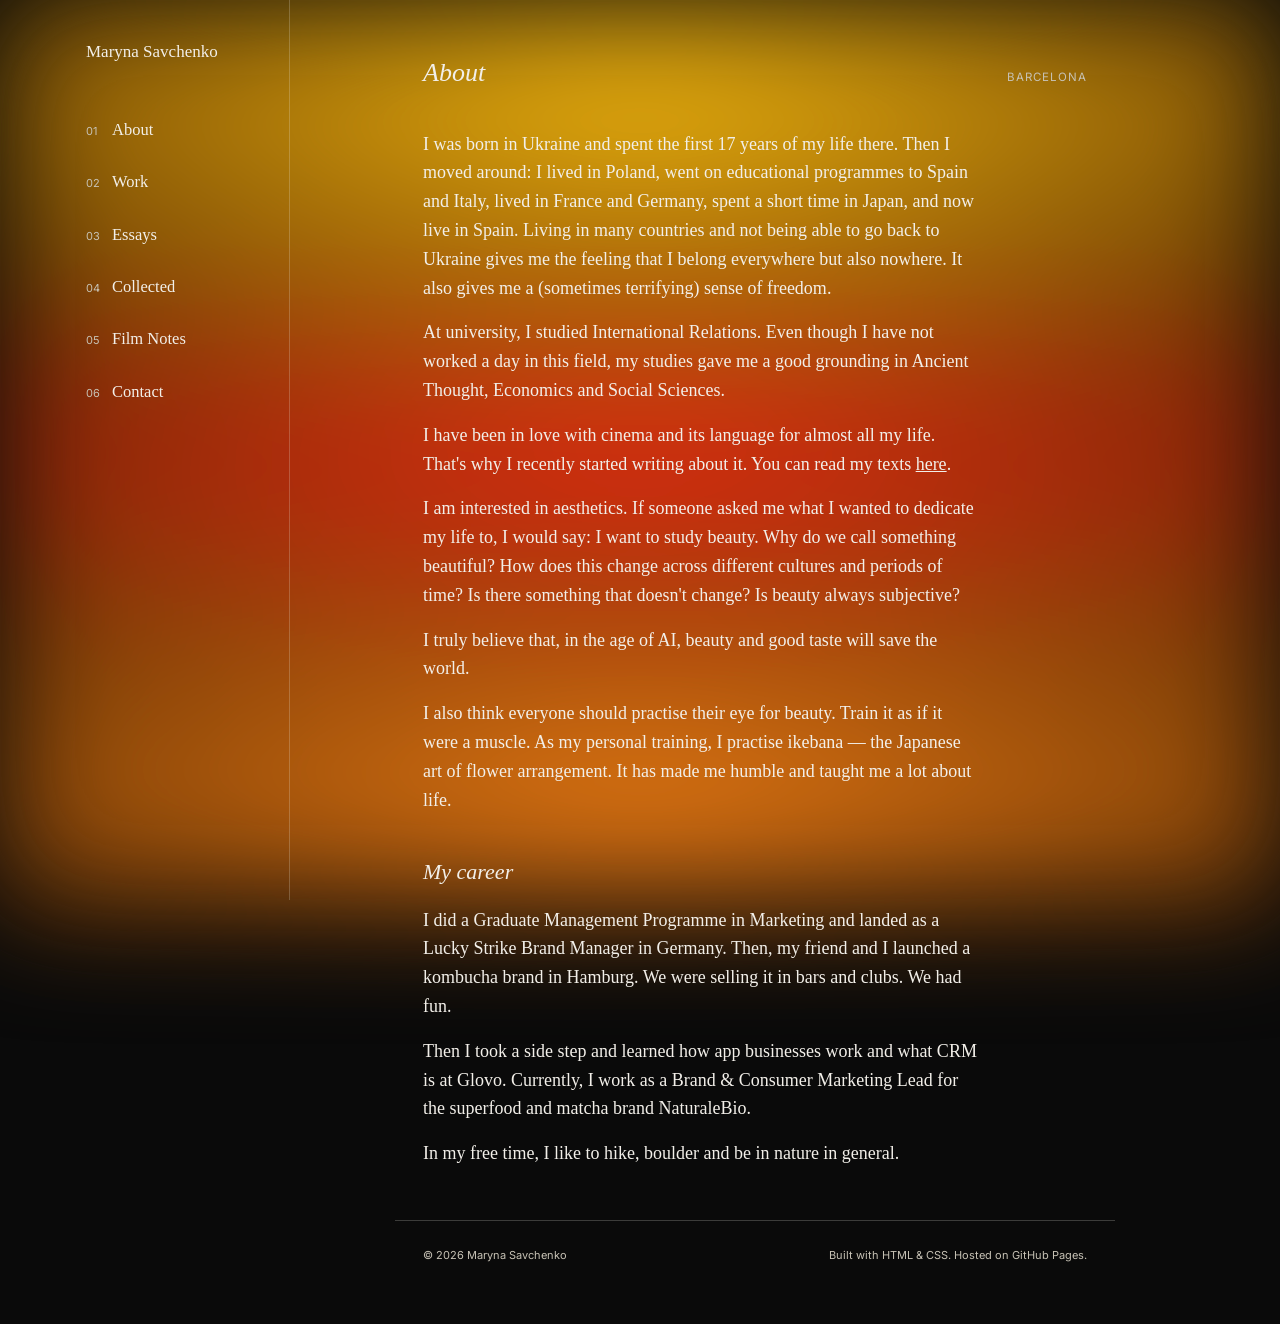
<file: about.html>
<!DOCTYPE html>
<html lang="en">
<head>
<meta charset="UTF-8">
<meta name="viewport" content="width=device-width, initial-scale=1.0">
<title>About — Maryna Savchenko</title>
<meta name="description" content="About Maryna Savchenko — brand strategist, writer, and student of beauty.">
<link rel="preconnect" href="https://fonts.googleapis.com">
<link rel="preconnect" href="https://fonts.gstatic.com" crossorigin>
<link href="https://fonts.googleapis.com/css2?family=Inter:wght@400;500;600&display=swap" rel="stylesheet">
<link rel="stylesheet" href="styles.css?v=62">
</head>
<body class="page-bg field-gold">

<div class="layout">
  <aside class="sidebar" id="site-sidebar">
    <a class="nav-name" href="index.html">Maryna Savchenko</a>
    <button class="menu-toggle" type="button" aria-expanded="false" aria-controls="site-nav">Menu <span class="ico">+</span></button>
    <nav id="site-nav" aria-label="Site index">
      <ul class="index-menu">
        <li><a href="about.html"><span class="n sans">01</span> About</a></li>
        <li><a href="work.html"><span class="n sans">02</span> Work</a></li>
        <li><a href="essays.html"><span class="n sans">03</span> Essays</a></li>
        <li><a href="collected.html"><span class="n sans">04</span> Collected</a></li>
        <li><a class="ext" href="https://putthelightsdown.wordpress.com" target="_blank" rel="noopener"><span class="n sans">05</span> Film Notes</a></li>
        <li><a href="contact.html"><span class="n sans">06</span> Contact</a></li>
      </ul>
    </nav>
  </aside>

  <div class="content">
  <main id="top">

  <section class="about" style="border-top:none;">
    <div class="section-head">
      <h2>About</h2>
      <span class="label">Barcelona</span>
    </div>

    <p>I was born in Ukraine and spent the first 17 years of my life there. Then I moved around: I lived in Poland, went on educational programmes to Spain and Italy, lived in France and Germany, spent a short time in Japan, and now live in Spain. Living in many countries and not being able to go back to Ukraine gives me the feeling that I belong everywhere but also nowhere. It also gives me a (sometimes terrifying) sense of freedom.</p>

    <p>At university, I studied International Relations. Even though I have not worked a day in this field, my studies gave me a good grounding in Ancient Thought, Economics and Social Sciences.</p>

    <p>I have been in love with cinema and its language for almost all my life. That's why I recently started writing about it. You can read my texts <a href="https://putthelightsdown.wordpress.com" target="_blank" rel="noopener" style="text-decoration:underline;">here</a>.</p>

    <p>I am interested in aesthetics. If someone asked me what I wanted to dedicate my life to, I would say: I want to study beauty. Why do we call something beautiful? How does this change across different cultures and periods of time? Is there something that doesn't change? Is beauty always subjective?</p>

    <p>I truly believe that, in the age of AI, beauty and good taste will save the world.</p>

    <p>I also think everyone should practise their eye for beauty. Train it as if it were a muscle. As my personal training, I practise ikebana — the Japanese art of flower arrangement. It has made me humble and taught me a lot about life.</p>

    <h3 style="font-family:var(--serif); font-weight:400; font-style:italic; font-size:22px; margin:40px 0 16px;">My career</h3>

    <p>I did a Graduate Management Programme in Marketing and landed as a Lucky Strike Brand Manager in Germany. Then, my friend and I launched a kombucha brand in Hamburg. We were selling it in bars and clubs. We had fun.</p>

    <p>Then I took a side step and learned how app businesses work and what CRM is at Glovo. Currently, I work as a Brand &amp; Consumer Marketing Lead for the superfood and matcha brand NaturaleBio.</p>

    <p>In my free time, I like to hike, boulder and be in nature in general.</p>
  </section>

  </main>

  <footer class="site-footer">
    <span>© <span id="year"></span> Maryna Savchenko</span>
    <span>Built with HTML &amp; CSS. Hosted on GitHub Pages.</span>
  </footer>
  </div>
</div>

<script>
  document.getElementById('year').textContent = new Date().getFullYear();
  var menuBtn = document.querySelector('.menu-toggle');
  if (menuBtn) {
    menuBtn.addEventListener('click', function(){
      var sidebar = document.getElementById('site-sidebar');
      var open = sidebar.classList.toggle('nav-open');
      menuBtn.setAttribute('aria-expanded', open);
    });
  }

</script>

</body>
</html>
</file>
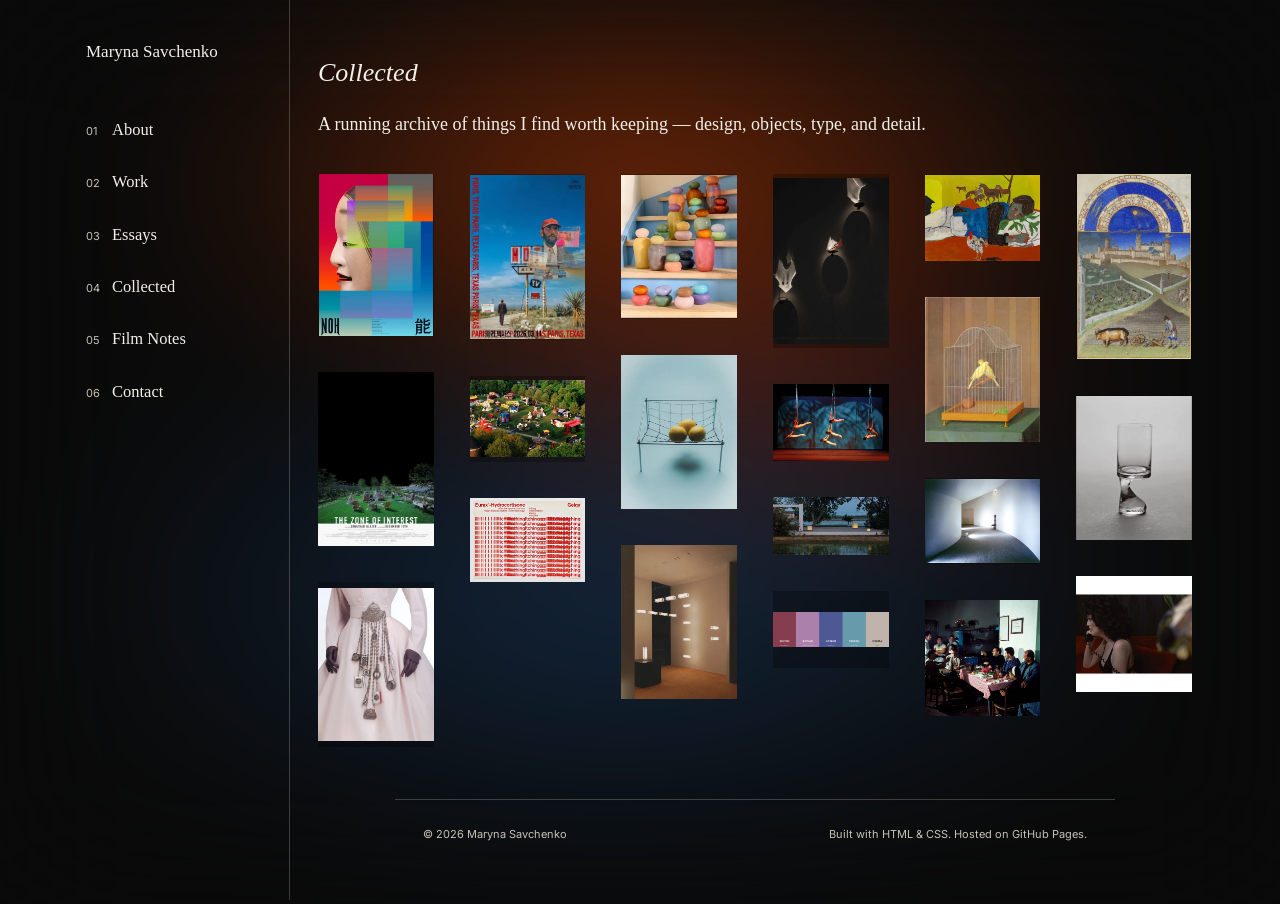
<file: collected.html>
<!DOCTYPE html>
<html lang="en">
<head>
<meta charset="UTF-8">
<meta name="viewport" content="width=device-width, initial-scale=1.0">
<title>Collected — Aesthetic Studies — Maryna Savchenko</title>
<meta name="description" content="Images and notes on what inspires Maryna Savchenko — art, objects, film, and craft.">
<link rel="preconnect" href="https://fonts.googleapis.com">
<link rel="preconnect" href="https://fonts.gstatic.com" crossorigin>
<link href="https://fonts.googleapis.com/css2?family=Inter:wght@400;500;600&display=swap" rel="stylesheet">
<link rel="stylesheet" href="styles.css?v=62">
</head>
<body class="page-bg field-rust">

<div class="layout">
  <aside class="sidebar" id="site-sidebar">
    <a class="nav-name" href="index.html">Maryna Savchenko</a>
    <button class="menu-toggle" type="button" aria-expanded="false" aria-controls="site-nav">Menu <span class="ico">+</span></button>
    <nav id="site-nav" aria-label="Site index">
      <ul class="index-menu">
        <li><a href="about.html"><span class="n sans">01</span> About</a></li>
        <li><a href="work.html"><span class="n sans">02</span> Work</a></li>
        <li><a href="essays.html"><span class="n sans">03</span> Essays</a></li>
        <li><a href="collected.html"><span class="n sans">04</span> Collected</a></li>
        <li><a class="ext" href="https://putthelightsdown.wordpress.com" target="_blank" rel="noopener"><span class="n sans">05</span> Film Notes</a></li>
        <li><a href="contact.html"><span class="n sans">06</span> Contact</a></li>
      </ul>
    </nav>
  </aside>

  <div class="content">
  <main id="top">

  <section id="collected" style="border-top:none;">
    <div class="section-head" style="display:block;">
      <h2>Collected</h2>
      <p class="dek" style="margin-top:16px;">A running archive of things I find worth keeping — design, objects, type, and detail.</p>
    </div>
    <div class="insp-grid">
      <div class="insp-tile insp-series" data-interval="3600" style="aspect-ratio:5/7;">
        <div class="insp-series-track">
          <img class="insp-photo is-active" src="katsui-noh.webp" alt="NOH poster by Mitsuo Katsui, 2017">
          <img class="insp-photo" src="katsui-scape.webp" alt="Visionary Scape poster by Mitsuo Katsui, 2004">
        </div>
        <div class="insp-cap">
          <span class="label">Mitsuo Katsui, 1931–2019</span>
          <p>NOH (2017) — Visionary ∞ Scape (2004)</p>
          <a class="src-link" href="https://a-g-i.org/user/mitsuokatsui/" target="_blank" rel="noopener">Source ↗</a>
        </div>
      </div>
      <div class="insp-tile insp-series" data-interval="3600" style="aspect-ratio:2/3;">
        <div class="insp-series-track">
          <img class="insp-photo is-active" src="zoi-01.webp" alt="The Zone of Interest theatrical poster, Wall design">
          <img class="insp-photo" src="zoi-02.webp" alt="The Zone of Interest theatrical poster, Flower design, red">
          <img class="insp-photo" src="zoi-03.webp" alt="The Zone of Interest theatrical poster, Flower design, blue">
        </div>
        <div class="insp-cap">
          <span class="label">Neil Kellerhouse</span>
          <p>Poster design for The Zone of Interest (2023)</p>
          <a class="src-link" href="https://shop.a24films.com/products/the-zone-of-interest-by-neil-kellerhouse" target="_blank" rel="noopener">Source ↗</a>
        </div>
      </div>
      <div class="insp-tile insp-series" data-interval="3600" style="aspect-ratio:7/10;">
        <div class="insp-series-track">
          <img class="insp-photo is-active" src="chatelaine-01.webp" alt="A silver chatelaine worn on a pink dress, with hanging tools and cases">
          <img class="insp-photo" src="chatelaine-02.webp" alt="An ornate silver chatelaine laid flat, with mesh purse, bucket, and thimble case">
          <img class="insp-photo" src="chatelaine-03.webp" alt="A gold chatelaine with notebook, pencil, magnifying glass, and fan">
        </div>
        <div class="insp-cap">
          <span class="label">Chatelaines</span>
          <p>Clasped chains with functional pendants, worn from the Middle Ages to the early 20th century.</p>
          <a class="src-link" href="https://www.collectorsweekly.com/articles/the-killer-mobile-device-for-victorian-women/" target="_blank" rel="noopener">Source ↗</a>
        </div>
      </div>
      <div class="insp-tile insp-series" data-interval="3600" style="aspect-ratio:7/10;">
        <div class="insp-series-track">
          <img class="insp-photo is-active" src="bitnaneun-01.webp" alt="Paris, Texas re-release poster by Studio Bitnaneun">
          <img class="insp-photo" src="bitnaneun-02.webp" alt="The Sacrifice re-release poster by Studio Bitnaneun">
          <img class="insp-photo" src="bitnaneun-03.webp" alt="Suzuki Seijun: The Taisho Trilogy festival poster by Studio Bitnaneun">
          <img class="insp-photo" src="bitnaneun-04.webp" alt="The Color of Pomegranates re-release poster by Studio Bitnaneun">
        </div>
        <div class="insp-cap">
          <span class="label">Studio Bitnaneun</span>
          <p>Cinema poster design, Korean theatrical re-releases and festivals.</p>
          <a class="src-link" href="https://bitnaneun.com/projects" target="_blank" rel="noopener">Source ↗</a>
        </div>
      </div>
      <div class="insp-tile insp-series" data-interval="3600" style="aspect-ratio:4/3;">
        <div class="insp-series-track">
          <img class="insp-photo is-active" src="lunaluna-01.webp" alt="Aerial view of Luna Luna amusement park, Hamburg, 1987">
          <img class="insp-photo" src="lunaluna-02.webp" alt="Keith Haring's carousel figures for Luna Luna">
          <img class="insp-photo" src="lunaluna-03.webp" alt="Jean-Michel Basquiat's Ferris wheel for Luna Luna">
          <img class="insp-photo" src="lunaluna-04.webp" alt="Keith Haring's illuminated carousel for Luna Luna at night">
        </div>
        <div class="insp-cap">
          <span class="label">Luna Luna, 1987</span>
          <p>An art amusement park, 1987 — revived by Drake's DreamCrew.</p>
          <a class="src-link" href="https://lunaluna.com" target="_blank" rel="noopener">Source ↗</a>
        </div>
      </div>
      <div class="insp-tile">
        <img class="insp-photo" src="eurax-01.webp" alt="Eurax-Hydrocortisone advertising card for Geigy, by Fridolin Müller">
        <div class="insp-cap">
          <span class="label">Fridolin Müller, 1960</span>
          <p>Advertising card for Geigy's Eurax-Hydrocortisone.</p>
          <a class="src-link" href="https://www.typeroom.eu/in-grid-we-trust-emil-ruder-aka-the-iconic-pioneer-of-swiss-style" target="_blank" rel="noopener">Source ↗</a>
        </div>
      </div>
      <div class="insp-tile insp-series" data-interval="3600" style="aspect-ratio:4/5;">
        <div class="insp-series-track">
          <img class="insp-photo is-active" src="mardahl-01.webp" alt="Colourful hand-blown glass vases and objects by Helle Mardahl">
          <img class="insp-photo" src="glowery-02.webp" alt="Glowery skincare packaging, accused of copying Helle Mardahl's designs">
        </div>
        <div class="insp-cap">
          <span class="label">Helle Mardahl vs. Glowery</span>
          <p>Glowery's packaging was accused of copying glass artist Helle Mardahl's work — a contested dispute, not a credited collaboration.</p>
          <a class="src-link" href="https://annieokay.substack.com/p/do-these-look-the-same-to-you-part" target="_blank" rel="noopener">Source ↗</a>
        </div>
      </div>
      <div class="insp-tile insp-series" data-interval="3400" style="aspect-ratio:3/4;">
        <div class="insp-series-track">
          <img class="insp-photo is-active" src="esque-01.webp" alt="Mesh Vessels fruit bowl with lemons, by Júlia Esqué">
          <img class="insp-photo" src="esque-02.webp" alt="Mesh Vessels fruit bowl, side view, by Júlia Esqué">
          <img class="insp-photo" src="esque-03.webp" alt="Mesh Vessels fruit bowl, mesh detail, by Júlia Esqué, photo by Enric Badrinas">
        </div>
        <div class="insp-cap">
          <span class="label">Júlia Esqué — Mesh Vessels</span>
          <p>A fruit holder made from a stretched bead-chain mesh. Photography by Enric Badrinas.</p>
          <a class="src-link" href="https://www.juliaesque.com" target="_blank" rel="noopener">Source ↗</a>
        </div>
      </div>
      <div class="insp-tile insp-series" data-interval="3400" style="aspect-ratio:3/4;">
        <div class="insp-series-track">
          <img class="insp-photo is-active" src="alterna-01.webp" alt="Alterna modular lighting system by Júlia Esqué for Santa & Cole, at Euroluce">
          <img class="insp-photo" src="alterna-02.webp" alt="Alterna pendant lights by Júlia Esqué for Santa & Cole, close view">
        </div>
        <div class="insp-cap">
          <span class="label">Júlia Esqué — Alterna, 2025</span>
          <p>A modular lighting system for Santa &amp; Cole, shown at Euroluce — her first collaboration with the brand.</p>
          <a class="src-link" href="https://www.santacole.com/en/euroluce-2025/" target="_blank" rel="noopener">Source ↗</a>
        </div>
      </div>
      <div class="insp-tile insp-series" data-interval="3400" style="aspect-ratio:2/3;">
        <div class="insp-series-track">
          <img class="insp-photo is-active" src="arola-01.webp" alt="Reflexions Micra light installation by Antoni Arola, wall projections">
          <img class="insp-photo" src="arola-02.webp" alt="Reflexions Micra by Antoni Arola, orange and white light reflection detail">
          <img class="insp-photo" src="arola-03.webp" alt="Reflexions Micra by Antoni Arola, single reflective light form">
        </div>
        <div class="insp-cap">
          <span class="label">Antoni Arola — Reflexions Micra</span>
          <p>An installation of light and its reflection in movement. Barcelona, 2021–2024.</p>
          <a class="src-link" href="https://antoniarola.com/reflexions-micra/" target="_blank" rel="noopener">Source ↗</a>
        </div>
      </div>
      <div class="insp-tile insp-series" data-interval="3400" style="aspect-ratio:3/2;">
        <div class="insp-series-track">
          <img class="insp-photo is-active" src="acrobats-01.webp" alt="Chinese acrobats performing on aerial straps">
          <img class="insp-photo" src="acrobats-02.webp" alt="Chinese lion dance acrobatic performance">
          <img class="insp-photo" src="acrobats-03.webp" alt="Chinese acrobats balancing on stacked chairs with tables on their feet">
          <img class="insp-photo" src="acrobats-04.webp" alt="Chinese acrobats performing synchronized aerial straps routine">
        </div>
        <div class="insp-cap">
          <span class="label">The Peking Acrobats</span>
          <p>Chair stacking, aerial straps, lion dance — a touring acrobatics company founded in 1986.</p>
          <a class="src-link" href="https://imgartists.com/roster/the-peking-acrobats/" target="_blank" rel="noopener">Source ↗</a>
        </div>
      </div>
      <div class="insp-tile insp-series" data-interval="3400" style="aspect-ratio:2/1;">
        <div class="insp-series-track">
          <img class="insp-photo is-active" src="shiro-01.webp" alt="Shiro outdoor lamps by Antoni Arola for Santa & Cole, at dusk by a rice field">
          <img class="insp-photo" src="shiro-02.webp" alt="Shiro lamp by Antoni Arola, reflected in a pool at dusk">
          <img class="insp-photo" src="shiro-03.webp" alt="Three Shiro lamps by Antoni Arola on a terrace">
        </div>
        <div class="insp-cap">
          <span class="label">Antoni Arola — Shiro</span>
          <a class="src-link" href="https://www.santacole.com/en/product_family/shiro-en/" target="_blank" rel="noopener">Source ↗</a>
        </div>
      </div>
      <div class="insp-tile insp-series" data-interval="3400" style="aspect-ratio:3/2;">
        <div class="insp-series-track">
          <img class="insp-photo is-active" src="coolors-01.webp" alt="Coolors color palette generator, berry and blue tones">
          <img class="insp-photo" src="coolors-02.webp" alt="Coolors color palette generator, blue and green tones">
        </div>
        <div class="insp-cap">
          <span class="label">Color Pallet Generator</span>
          <a class="src-link" href="https://coolors.co/9a8f97-c3baba-e9e3e6-b2b2b2-736f72" target="_blank" rel="noopener">Source ↗</a>
        </div>
      </div>
      <div class="insp-tile insp-series" data-interval="3400" style="aspect-ratio:4/3;">
        <div class="insp-series-track">
          <img class="insp-photo is-active" src="dannyfox-01.webp" alt="Painting by Danny Fox, sleeping figure with rooster and horses">
          <img class="insp-photo" src="dannyfox-02.webp" alt="Painting by Danny Fox, figure with ice cream cart and horse">
          <img class="insp-photo" src="dannyfox-03.webp" alt="Painting by Danny Fox, interior scene with tea table and reclining figure">
        </div>
        <div class="insp-cap">
          <span class="label">Danny Fox</span>
          <a class="src-link" href="https://alexanderberggruen.com/artists/danny-fox/" target="_blank" rel="noopener">Source ↗</a>
        </div>
      </div>
      <div class="insp-tile insp-series" data-interval="3400" style="aspect-ratio:4/5;">
        <div class="insp-series-track">
          <img class="insp-photo is-active" src="donghi-01.webp" alt="Due canarini in gabbia (Two Canaries in a Cage) by Antonio Donghi, 1932">
          <img class="insp-photo" src="donghi-02.webp" alt="Animal Trainer by Antonio Donghi, 1946">
        </div>
        <div class="insp-cap">
          <span class="label">Antonio Donghi</span>
          <a class="src-link" href="https://www.wikiart.org/en/antonio-donghi" target="_blank" rel="noopener">Source ↗</a>
        </div>
      </div>
      <div class="insp-tile insp-series" data-interval="3400" style="aspect-ratio:4/3;">
        <div class="insp-series-track">
          <img class="insp-photo is-active" src="whiteu-03.webp" alt="White U House curved white corridor, interior">
          <img class="insp-photo" src="whiteu-02.webp" alt="White U House interior, dining table and courtyard view">
          <img class="insp-photo" src="whiteu-04.webp" alt="White U House aerial view, black and white">
        </div>
        <div class="insp-cap">
          <span class="label">Toyo Ito — White U, 1976</span>
          <a class="src-link" href="https://es.wikiarquitectura.com/edificio/white-u/" target="_blank" rel="noopener">Source ↗</a>
        </div>
      </div>
      <div class="insp-tile insp-series" data-interval="3400" style="aspect-ratio:1/1;">
        <div class="insp-series-track">
          <img class="insp-photo is-active" src="helbig-01.webp" alt="Village dinner scene, Greece, by Konrad Helbig">
          <img class="insp-photo" src="helbig-02.webp" alt="Whitewashed church and alley on a Greek island, by Konrad Helbig">
          <img class="insp-photo" src="helbig-03.webp" alt="Church bells against a rocky hillside, Greece, by Konrad Helbig">
          <img class="insp-photo" src="helbig-04.webp" alt="Byzantine fresco detail, Greece, by Konrad Helbig">
        </div>
        <div class="insp-cap">
          <span class="label">Konrad Helbig — Greece, 1960s</span>
          <a class="src-link" href="https://en.wikipedia.org/wiki/Konrad_Helbig" target="_blank" rel="noopener">Source ↗</a>
        </div>
      </div>
      <div class="insp-tile insp-series" data-interval="3400" style="aspect-ratio:5/8;">
        <div class="insp-series-track">
          <img class="insp-photo is-active" src="limbourg-01.webp" alt="March, from the Très Riches Heures du Duc de Berry, by the Limbourg Brothers">
          <img class="insp-photo" src="limbourg-02.webp" alt="April, from the Très Riches Heures du Duc de Berry, by the Limbourg Brothers">
          <img class="insp-photo" src="limbourg-03.webp" alt="October, from the Très Riches Heures du Duc de Berry, by the Limbourg Brothers">
          <img class="insp-photo" src="limbourg-04.webp" alt="December, from the Très Riches Heures du Duc de Berry, by the Limbourg Brothers">
        </div>
        <div class="insp-cap">
          <span class="label">The Limbourg Brothers</span>
          <p>Très Riches Heures du Duc de Berry, 1410s–1490s. Musée Condé, Chantilly.</p>
          <a class="src-link" href="https://en.wikipedia.org/wiki/Tr%C3%A8s_Riches_Heures_du_Duc_de_Berry" target="_blank" rel="noopener">Source ↗</a>
        </div>
      </div>
      <div class="insp-tile insp-series" data-interval="3400" style="aspect-ratio:4/5;">
        <div class="insp-series-track">
          <img class="insp-photo is-active" src="colombo-01.webp" alt="Smoke Glass by Joe Colombo, 1964">
          <img class="insp-photo" src="colombo-02.webp" alt="Archival page showing Smoke Glass design sketches and production details, Joe Colombo, 1964">
          <img class="insp-photo" src="colombo-03.webp" alt="Smoke Glass held in one hand alongside a cigarette, demonstrating the design's function">
        </div>
        <div class="insp-cap">
          <span class="label">Joe Colombo — Smoke Glass, 1964</span>
          <a class="src-link" href="https://philamuseum.org/collection/object/105862" target="_blank" rel="noopener">Source ↗</a>
        </div>
      </div>
      <div class="insp-tile insp-series" data-interval="3400" style="aspect-ratio:1/1;">
        <div class="insp-series-track">
          <img class="insp-photo is-active" src="guadagnino-01.webp" alt="Julianne Moore on the phone, recreating a Blue Velvet scene, photographed by Luca Guadagnino">
          <img class="insp-photo" src="guadagnino-02.webp" alt="Taylor Russell on the phone, recreating a Blue Velvet scene, photographed by Luca Guadagnino">
          <img class="insp-photo" src="guadagnino-03.webp" alt="Julianne Moore holding a knife, recreating a Blue Velvet scene, photographed by Luca Guadagnino">
          <img class="insp-photo" src="guadagnino-04.webp" alt="Taylor Russell holding a knife, recreating a Blue Velvet scene, photographed by Luca Guadagnino">
        </div>
        <div class="insp-cap">
          <span class="label">Luca Guadagnino — Fantastic Man, 2022</span>
          <a class="src-link" href="https://www.bruil.info/product/fantastic-man-35-luca-guadagnino/" target="_blank" rel="noopener">Source ↗</a>
        </div>
      </div>
    </div>
  </section>

  </main>

  <footer class="site-footer">
    <span>© <span id="year"></span> Maryna Savchenko</span>
    <span>Built with HTML &amp; CSS. Hosted on GitHub Pages.</span>
  </footer>
  </div>
</div>

<script>
  document.getElementById('year').textContent = new Date().getFullYear();
  var menuBtn = document.querySelector('.menu-toggle');
  if (menuBtn) {
    menuBtn.addEventListener('click', function(){
      var sidebar = document.getElementById('site-sidebar');
      var open = sidebar.classList.toggle('nav-open');
      menuBtn.setAttribute('aria-expanded', open);
    });
  }


  document.querySelectorAll('.insp-tile.insp-series').forEach(function(tile){
    var slides = tile.querySelectorAll('.insp-series-track > *');
    if (slides.length < 2) return;
    var current = 0;
    var interval = parseInt(tile.dataset.interval, 10) || 3000;
    var timer = null;

    function goTo(index){
      slides[current].classList.remove('is-active');
      current = (index + slides.length) % slides.length;
      slides[current].classList.add('is-active');
    }

    function start(){
      stop();
      timer = setInterval(function(){ goTo(current + 1); }, interval);
    }
    function stop(){
      if (timer) clearInterval(timer);
    }

    tile.addEventListener('click', function(){
      goTo(current + 1);
      start();
    });
    tile.addEventListener('mouseenter', stop);
    tile.addEventListener('mouseleave', start);

    start();
  });
</script>

</body>
</html>
</file>
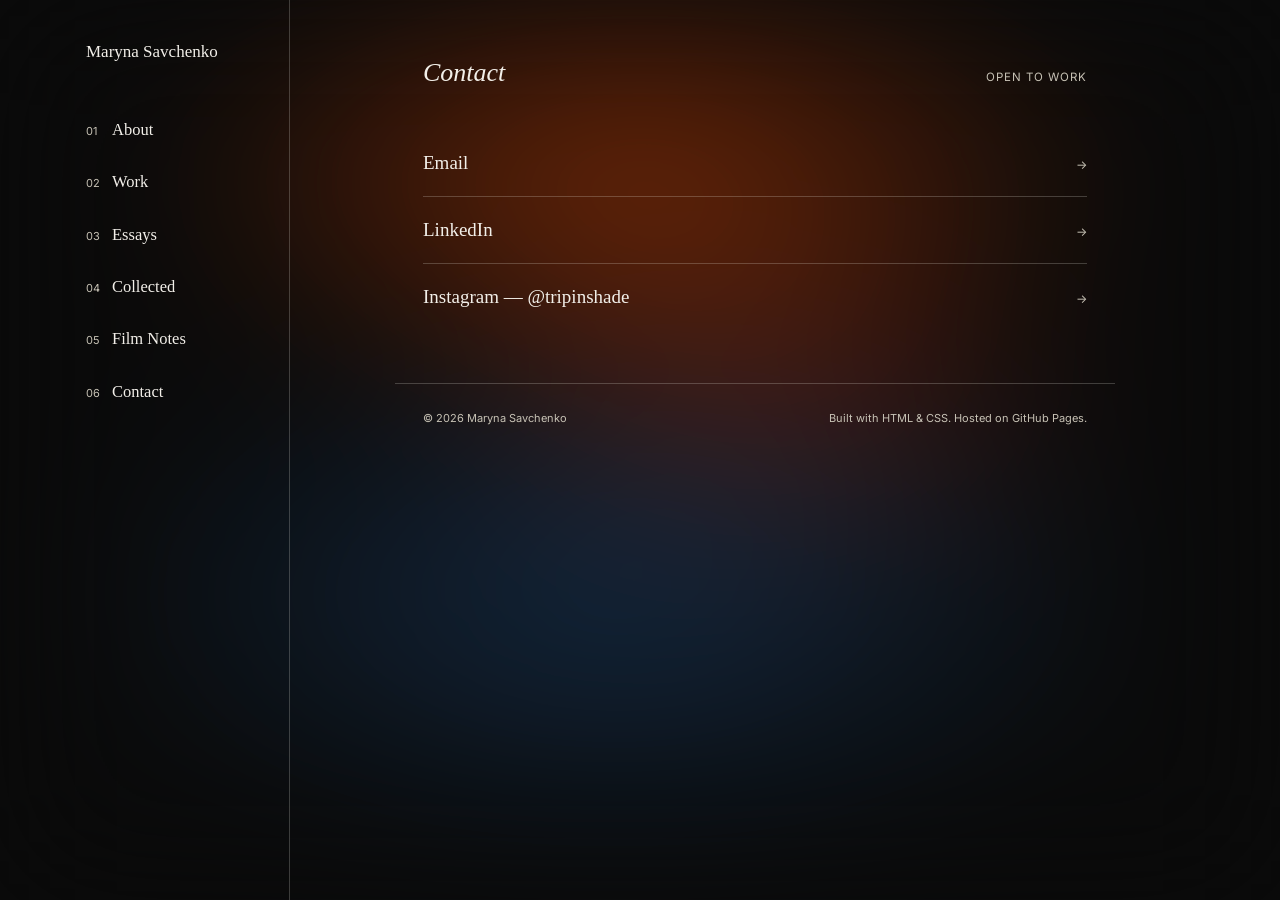
<file: contact.html>
<!DOCTYPE html>
<html lang="en">
<head>
<meta charset="UTF-8">
<meta name="viewport" content="width=device-width, initial-scale=1.0">
<title>Contact — Maryna Savchenko</title>
<meta name="description" content="Get in touch with Maryna Savchenko.">
<link rel="preconnect" href="https://fonts.googleapis.com">
<link rel="preconnect" href="https://fonts.gstatic.com" crossorigin>
<link href="https://fonts.googleapis.com/css2?family=Inter:wght@400;500;600&display=swap" rel="stylesheet">
<link rel="stylesheet" href="styles.css?v=62">
</head>
<body class="page-bg field-rust">

<div class="layout">
  <aside class="sidebar" id="site-sidebar">
    <a class="nav-name" href="index.html">Maryna Savchenko</a>
    <button class="menu-toggle" type="button" aria-expanded="false" aria-controls="site-nav">Menu <span class="ico">+</span></button>
    <nav id="site-nav" aria-label="Site index">
      <ul class="index-menu">
        <li><a href="about.html"><span class="n sans">01</span> About</a></li>
        <li><a href="work.html"><span class="n sans">02</span> Work</a></li>
        <li><a href="essays.html"><span class="n sans">03</span> Essays</a></li>
        <li><a href="collected.html"><span class="n sans">04</span> Collected</a></li>
        <li><a class="ext" href="https://putthelightsdown.wordpress.com" target="_blank" rel="noopener"><span class="n sans">05</span> Film Notes</a></li>
        <li><a href="contact.html"><span class="n sans">06</span> Contact</a></li>
      </ul>
    </nav>
  </aside>

  <div class="content">
  <main id="top">

  <section id="contact" style="border-top:none;">
    <div class="section-head">
      <h2>Contact</h2>
      <span class="label">Open to work</span>
    </div>
    <ul class="contact-list">
      <li><a href="mailto:maruna.savchenko@gmail.com">Email<span class="arrow">→</span></a></li>
      <li><a href="https://www.linkedin.com/in/maryna-savchenko-578495183/" target="_blank" rel="noopener">LinkedIn<span class="arrow">→</span></a></li>
      <li><a href="https://www.instagram.com/tripinshade/" target="_blank" rel="noopener">Instagram — @tripinshade<span class="arrow">→</span></a></li>
    </ul>
  </section>

  </main>

  <footer class="site-footer">
    <span>© <span id="year"></span> Maryna Savchenko</span>
    <span>Built with HTML &amp; CSS. Hosted on GitHub Pages.</span>
  </footer>
  </div>
</div>

<script>
  document.getElementById('year').textContent = new Date().getFullYear();
  var menuBtn = document.querySelector('.menu-toggle');
  if (menuBtn) {
    menuBtn.addEventListener('click', function(){
      var sidebar = document.getElementById('site-sidebar');
      var open = sidebar.classList.toggle('nav-open');
      menuBtn.setAttribute('aria-expanded', open);
    });
  }

</script>

</body>
</html>
</file>
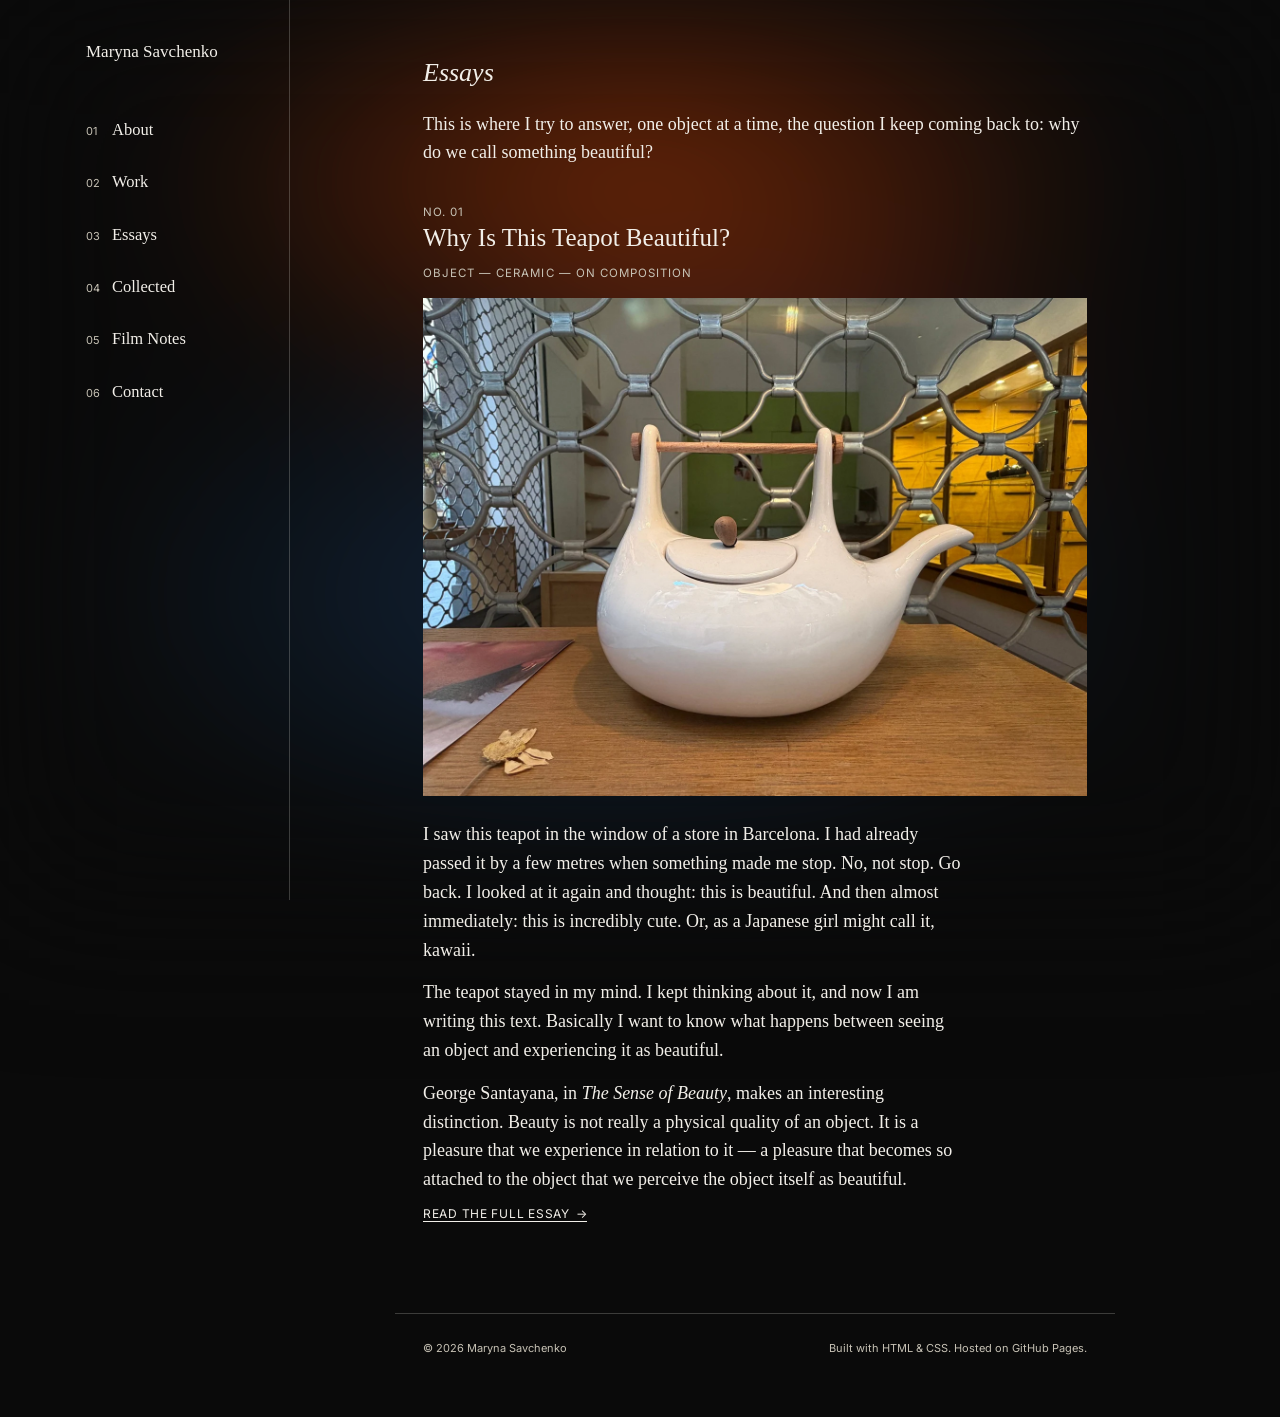
<file: essays.html>
<!DOCTYPE html>
<html lang="en">
<head>
<meta charset="UTF-8">
<meta name="viewport" content="width=device-width, initial-scale=1.0">
<title>Essays — Maryna Savchenko</title>
<meta name="description" content="Notes on why things are beautiful. Essays by Maryna Savchenko, Brand Strategist.">
<link rel="preconnect" href="https://fonts.googleapis.com">
<link rel="preconnect" href="https://fonts.gstatic.com" crossorigin>
<link href="https://fonts.googleapis.com/css2?family=Inter:wght@400;500;600&display=swap" rel="stylesheet">
<link rel="stylesheet" href="styles.css?v=62">
</head>
<body class="page-bg field-rust">

<div class="layout">
  <aside class="sidebar" id="site-sidebar">
    <a class="nav-name" href="index.html">Maryna Savchenko</a>
    <button class="menu-toggle" type="button" aria-expanded="false" aria-controls="site-nav">Menu <span class="ico">+</span></button>
    <nav id="site-nav" aria-label="Site index">
      <ul class="index-menu">
        <li><a href="about.html"><span class="n sans">01</span> About</a></li>
        <li><a href="work.html"><span class="n sans">02</span> Work</a></li>
        <li><a href="essays.html"><span class="n sans">03</span> Essays</a></li>
        <li><a href="collected.html"><span class="n sans">04</span> Collected</a></li>
        <li><a class="ext" href="https://putthelightsdown.wordpress.com" target="_blank" rel="noopener"><span class="n sans">05</span> Film Notes</a></li>
        <li><a href="contact.html"><span class="n sans">06</span> Contact</a></li>
      </ul>
    </nav>
  </aside>

  <div class="content">
  <main id="top">

  <section id="essays" style="border-top:none;">
    <div class="section-head" style="display:block;">
      <h2>Essays</h2>
      <p class="dek" style="margin-top:16px;">This is where I try to answer, one object at a time, the question I keep coming back to: why do we call something beautiful?</p>
    </div>

    <article class="specimen" id="essay-01">
      <p class="specimen-no label">No. 01</p>
      <div>
        <h3>Why Is This Teapot Beautiful?</h3>
        <p class="label meta">Object — Ceramic — On Composition</p>
        <img src="teapot-01.webp" alt="A white ceramic teapot with a wooden handle bar, photographed in the store" style="width:100%; max-width:680px; aspect-ratio:4/3; object-fit:cover; margin:0 auto 24px; display:block;">
        <p>I saw this teapot in the window of a store in Barcelona. I had already passed it by a few metres when something made me stop. No, not stop. Go back. I looked at it again and thought: this is beautiful. And then almost immediately: this is incredibly cute. Or, as a Japanese girl might call it, kawaii.</p>
        <p>The teapot stayed in my mind. I kept thinking about it, and now I am writing this text. Basically I want to know what happens between seeing an object and experiencing it as beautiful.</p>
        <p>George Santayana, in <em>The Sense of Beauty</em>, makes an interesting distinction. Beauty is not really a physical quality of an object. It is a pleasure that we experience in relation to it — a pleasure that becomes so attached to the object that we perceive the object itself as beautiful.</p>
        <div class="extra">
          <p>When we look at a painting, we rarely say, I am experiencing pleasure looking at this painting. We say, this painting is beautiful. So the pleasure has somehow been transferred onto the object.</p>
          <p>What is this pleasure made of? What is the material of beauty? Colour, sound, shape, texture, taste… The sensory experience of an object as the most straightforward layer of perception.</p>
          <p>What I notice first about this teapot is its softness. Not actual softness, the ceramic is hard, but visual softness. Its rounded body feels almost touchable and cozy. It isn't perfectly round, either. It doesn't seem interested in geometric perfection. It looks a little like a cloud, or perhaps a small boat.</p>
          <p>The lid continues this feeling. It sits on top almost like a deck on that boat. It doesn't feel like a separate component placed onto the body. It seems to grow out of the same shape, as if the whole thing had been formed in one continuous gesture.</p>
          <p>And then there is the thing that makes my eye stop: the wooden bar. One thin, straight line crossing this soft, rounded body. This is where the object becomes interesting. Until now, I have been looking at its individual sensory qualities, but there is another layer to it: composition, or the relationship between these elements.</p>
          <p>There is almost a contradiction between the softness of the body and the rigidity of the wooden stick. Between the heavy, quiet mass of the teapot and this delicate horizontal line floating above it. The ceramic body needs the wooden line, and the wooden line needs the softness of the body around it. They make each other more noticeable.</p>
          <p>If we flatten the teapot into a two-dimensional composition, the structure becomes even clearer. There is one large oval — the body — with a smaller oval inside it, the lid, then the small wooden form and, finally, one straight horizontal line: the handle. Round, round, round — line. The repetition creates rhythm; the line interrupts it.</p>
          <p>There is unity, but also contrast. The composition is simple, but not boring. There is nothing to remove.</p>
          <p>I think I figured out part of the mystery of this teapot. And I think I know what I want for my birthday. Pleasure shaped in ceramic, held together by a bit of wood, making a little sea of tea to sail away in.</p>
        </div>
        <button class="read" type="button" aria-expanded="false" aria-controls="essay-01" data-toggle>
          <span class="txt">Read the full essay</span><span class="arrow-ico">→</span>
        </button>
      </div>
    </article>

  </section>

  </main>

  <footer class="site-footer">
    <span>© <span id="year"></span> Maryna Savchenko</span>
    <span>Built with HTML &amp; CSS. Hosted on GitHub Pages.</span>
  </footer>
  </div>
</div>

<script>
  document.getElementById('year').textContent = new Date().getFullYear();
  var menuBtn = document.querySelector('.menu-toggle');
  if (menuBtn) {
    menuBtn.addEventListener('click', function(){
      var sidebar = document.getElementById('site-sidebar');
      var open = sidebar.classList.toggle('nav-open');
      menuBtn.setAttribute('aria-expanded', open);
    });
  }


  document.querySelectorAll('[data-toggle]').forEach(function(btn){
    btn.addEventListener('click', function(){
      var article = btn.closest('.specimen');
      var open = article.classList.toggle('is-open');
      btn.setAttribute('aria-expanded', open);
      btn.querySelector('.txt').textContent = open ? 'Show less' : 'Read the full essay';
    });
  });
</script>

</body>
</html>
</file>
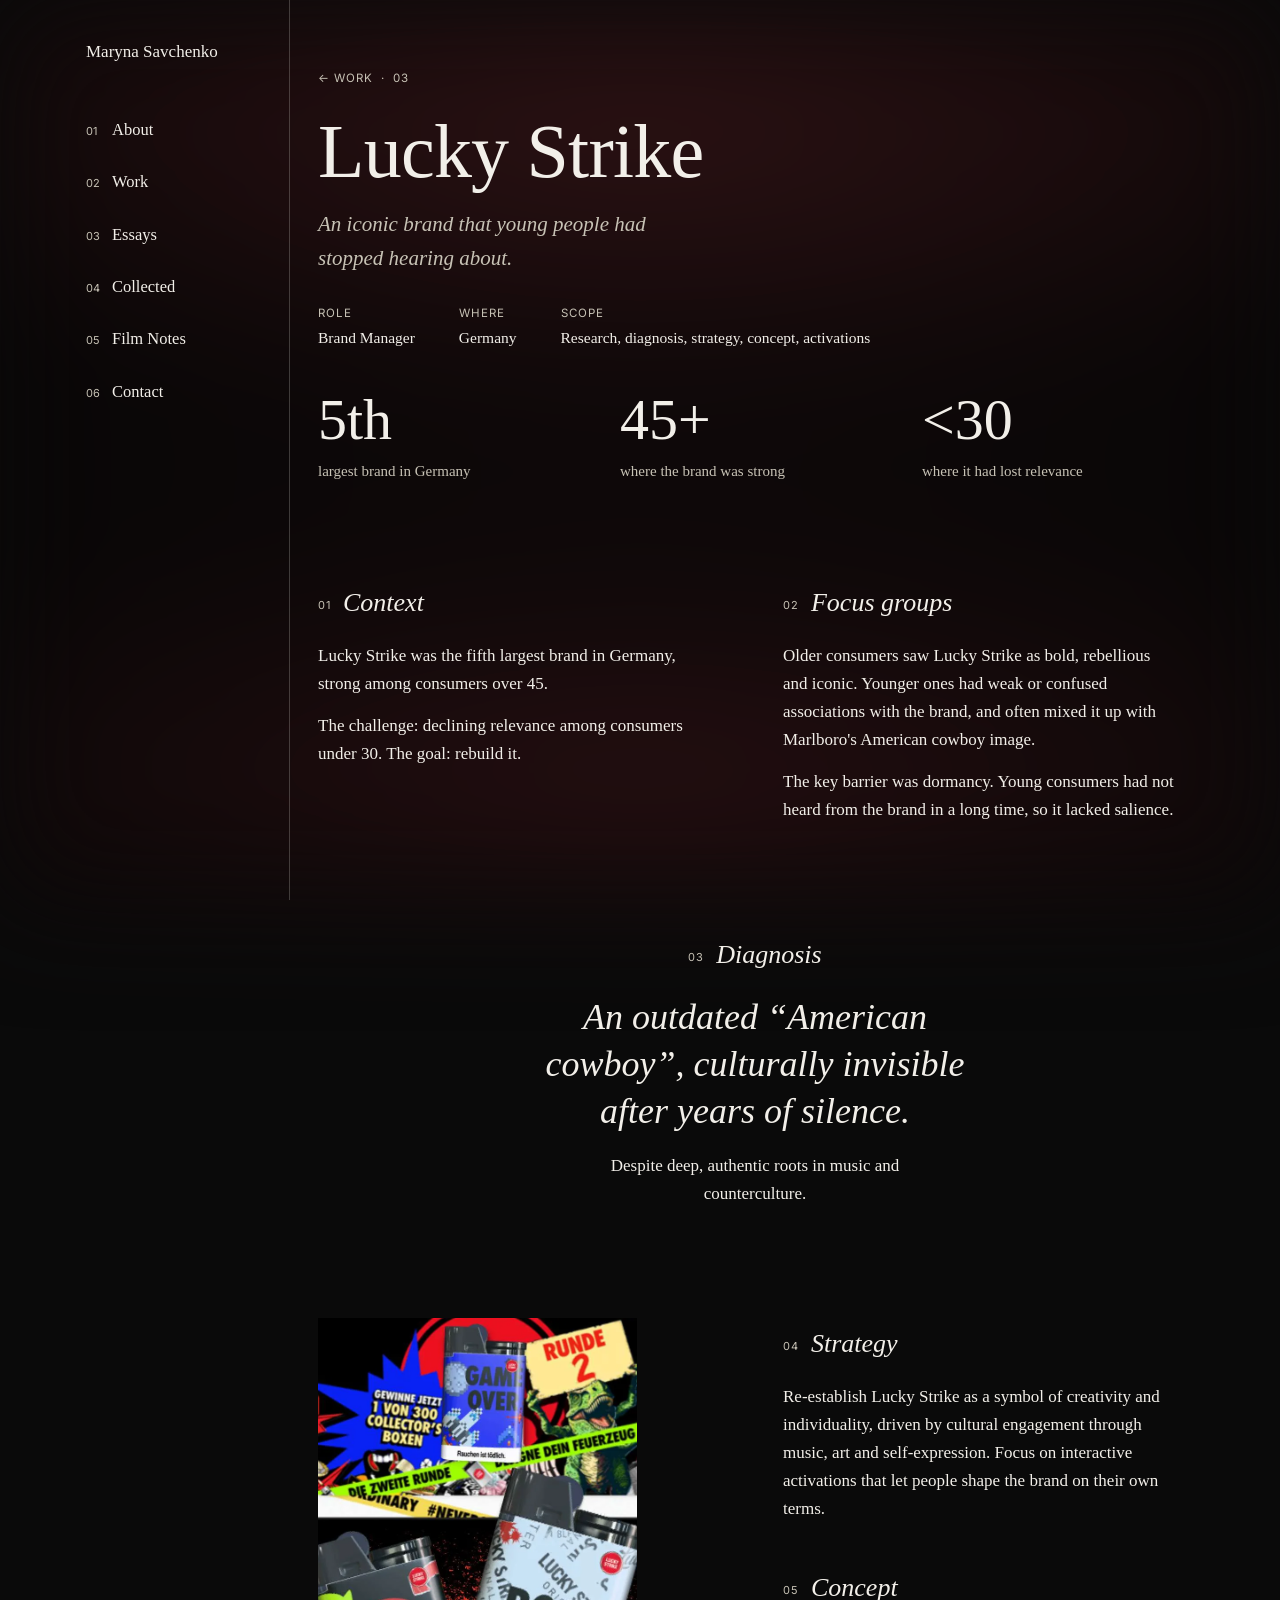
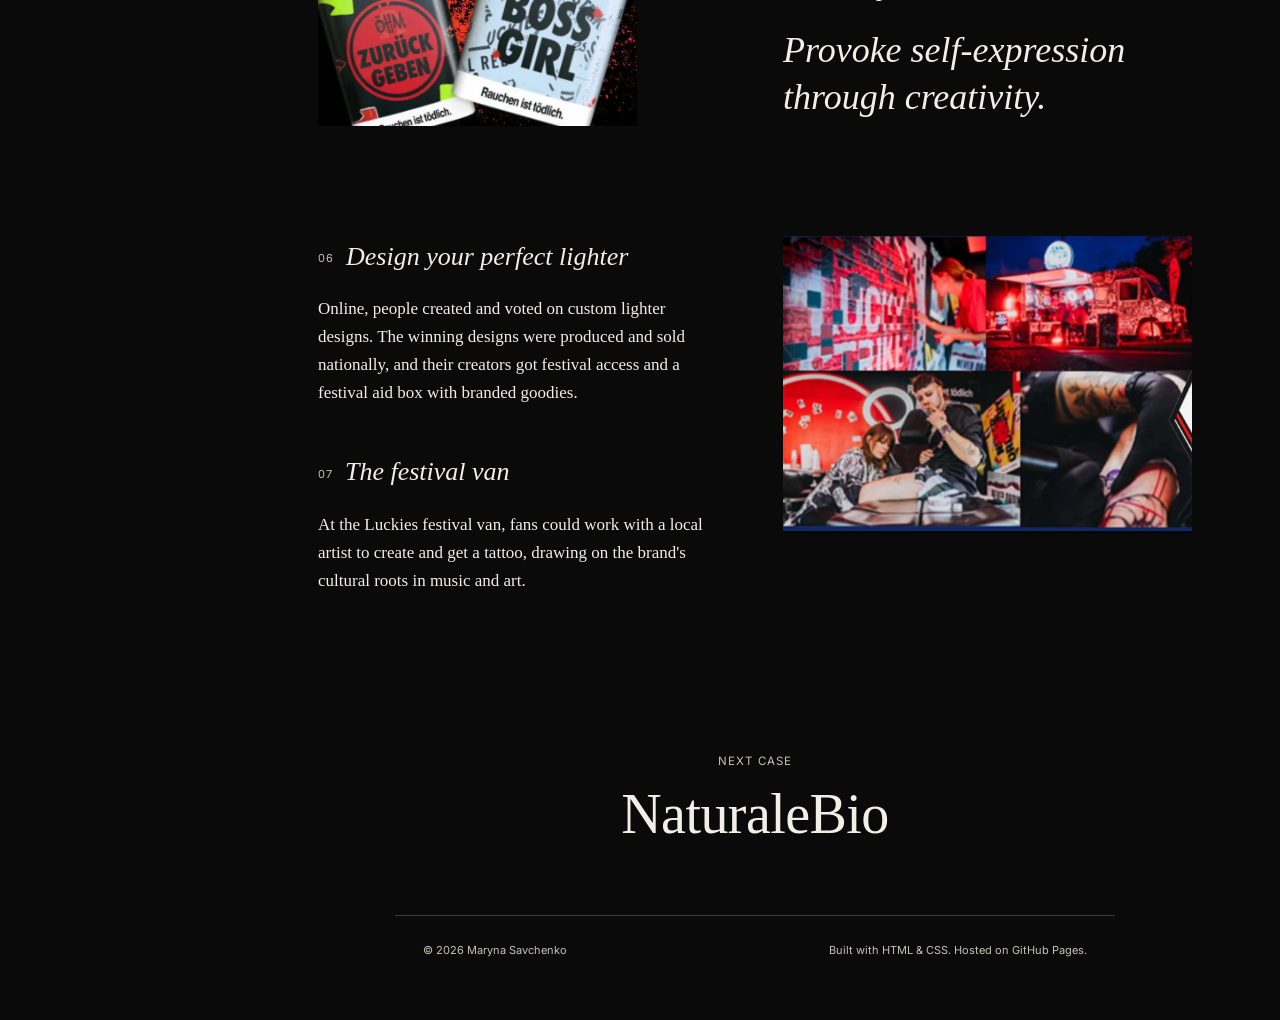
<file: luckystrike.html>
<!DOCTYPE html>
<html lang="en">
<head>
<meta charset="UTF-8">
<meta name="viewport" content="width=device-width, initial-scale=1.0">
<title>Lucky Strike — Maryna Savchenko</title>
<meta name="description" content="Lucky Strike rejuvenation strategy for consumers under 30 in Germany, by Maryna Savchenko.">
<link rel="preconnect" href="https://fonts.googleapis.com">
<link rel="preconnect" href="https://fonts.gstatic.com" crossorigin>
<link href="https://fonts.googleapis.com/css2?family=Inter:wght@400;500;600&display=swap" rel="stylesheet">
<link rel="stylesheet" href="styles.css?v=62">
</head>
<body class="page-bg field-void">

<div class="layout">
  <aside class="sidebar" id="site-sidebar">
    <a class="nav-name" href="index.html">Maryna Savchenko</a>
    <button class="menu-toggle" type="button" aria-expanded="false" aria-controls="site-nav">Menu <span class="ico">+</span></button>
    <nav id="site-nav" aria-label="Site index">
      <ul class="index-menu">
        <li><a href="about.html"><span class="n sans">01</span> About</a></li>
        <li><a href="work.html"><span class="n sans">02</span> Work</a></li>
        <li><a href="essays.html"><span class="n sans">03</span> Essays</a></li>
        <li><a href="collected.html"><span class="n sans">04</span> Collected</a></li>
        <li><a class="ext" href="https://putthelightsdown.wordpress.com" target="_blank" rel="noopener"><span class="n sans">05</span> Film Notes</a></li>
        <li><a href="contact.html"><span class="n sans">06</span> Contact</a></li>
      </ul>
    </nav>
  </aside>

  <div class="content">
  <main id="top">
  <section class="wide">
    <div class="case-top">
      <a class="label back" href="work.html">← Work &nbsp;·&nbsp; 03</a>
      <h1 class="case-title">Lucky Strike</h1>
      <p class="case-sub">An iconic brand that young people had stopped hearing about.</p>
      <div class="case-facts"><div><span class="label">Role</span><span>Brand Manager</span></div><div><span class="label">Where</span><span>Germany</span></div><div><span class="label">Scope</span><span>Research, diagnosis, strategy, concept, activations</span></div></div>
    </div>

    <div class="stats">
      <div class="stat"><b>5th</b><span>largest brand in Germany</span></div>
      <div class="stat"><b>45+</b><span>where the brand was strong</span></div>
      <div class="stat"><b>&lt;30</b><span>where it had lost relevance</span></div>
    </div>

    <div class="spread top">
      <div class="copy">
        <h2 class="chapter"><span class="no">01</span>Context</h2>
        <p>Lucky Strike was the fifth largest brand in Germany, strong among consumers over 45.</p>
        <p>The challenge: declining relevance among consumers under 30. The goal: rebuild it.</p>
      </div>
      <div class="copy">
        <h2 class="chapter"><span class="no">02</span>Focus groups</h2>
        <p>Older consumers saw Lucky Strike as bold, rebellious and iconic. Younger ones had weak or confused associations with the brand, and often mixed it up with Marlboro's American cowboy image.</p>
        <p>The key barrier was dormancy. Young consumers had not heard from the brand in a long time, so it lacked salience.</p>
      </div>
    </div>

    <div class="solo center">
      <h2 class="chapter"><span class="no">03</span>Diagnosis</h2>
      <p class="pull">An outdated “American cowboy”, culturally invisible after years of silence.</p>
      <div class="copy"><p style="margin:0 auto;">Despite deep, authentic roots in music and counterculture.</p></div>
    </div>

    <div class="spread">
      <figure class="small"><img src="luckystrike-02.webp" alt="Fan-designed Lucky Strike lighters and the collector's box campaign"></figure>
      <div>
        <div class="copy">
          <h2 class="chapter"><span class="no">04</span>Strategy</h2>
          <p>Re-establish Lucky Strike as a symbol of creativity and individuality, driven by cultural engagement through music, art and self-expression. Focus on interactive activations that let people shape the brand on their own terms.</p>
        </div>
        <div class="copy">
          <h2 class="chapter"><span class="no">05</span>Concept</h2>
          <p class="pull" style="text-align:left; margin:0;">Provoke self-expression through creativity.</p>
        </div>
      </div>
    </div>

    <div class="spread flip top">
      <figure><img src="luckystrike-01.webp" alt="Lucky Strike festival van, branded wall and live tattooing"></figure>
      <div>
        <div class="copy">
          <h2 class="chapter"><span class="no">06</span>Design your perfect lighter</h2>
          <p>Online, people created and voted on custom lighter designs. The winning designs were produced and sold nationally, and their creators got festival access and a festival aid box with branded goodies.</p>
        </div>
        <div class="copy">
          <h2 class="chapter"><span class="no">07</span>The festival van</h2>
          <p>At the Luckies festival van, fans could work with a local artist to create and get a tattoo, drawing on the brand's cultural roots in music and art.</p>
        </div>
      </div>
    </div>

    <a class="next-case" href="naturalebio.html"><span class="label">Next case</span><p class="case-title">NaturaleBio</p></a>
  </section>
  </main>

  <footer class="site-footer">
    <span>© <span id="year"></span> Maryna Savchenko</span>
    <span>Built with HTML &amp; CSS. Hosted on GitHub Pages.</span>
  </footer>
  </div>
</div>

<script>
  document.getElementById('year').textContent = new Date().getFullYear();
  var menuBtn = document.querySelector('.menu-toggle');
  if (menuBtn) {
    menuBtn.addEventListener('click', function(){
      var sidebar = document.getElementById('site-sidebar');
      var open = sidebar.classList.toggle('nav-open');
      menuBtn.setAttribute('aria-expanded', open);
    });
  }

</script>

</body>
</html>
</file>
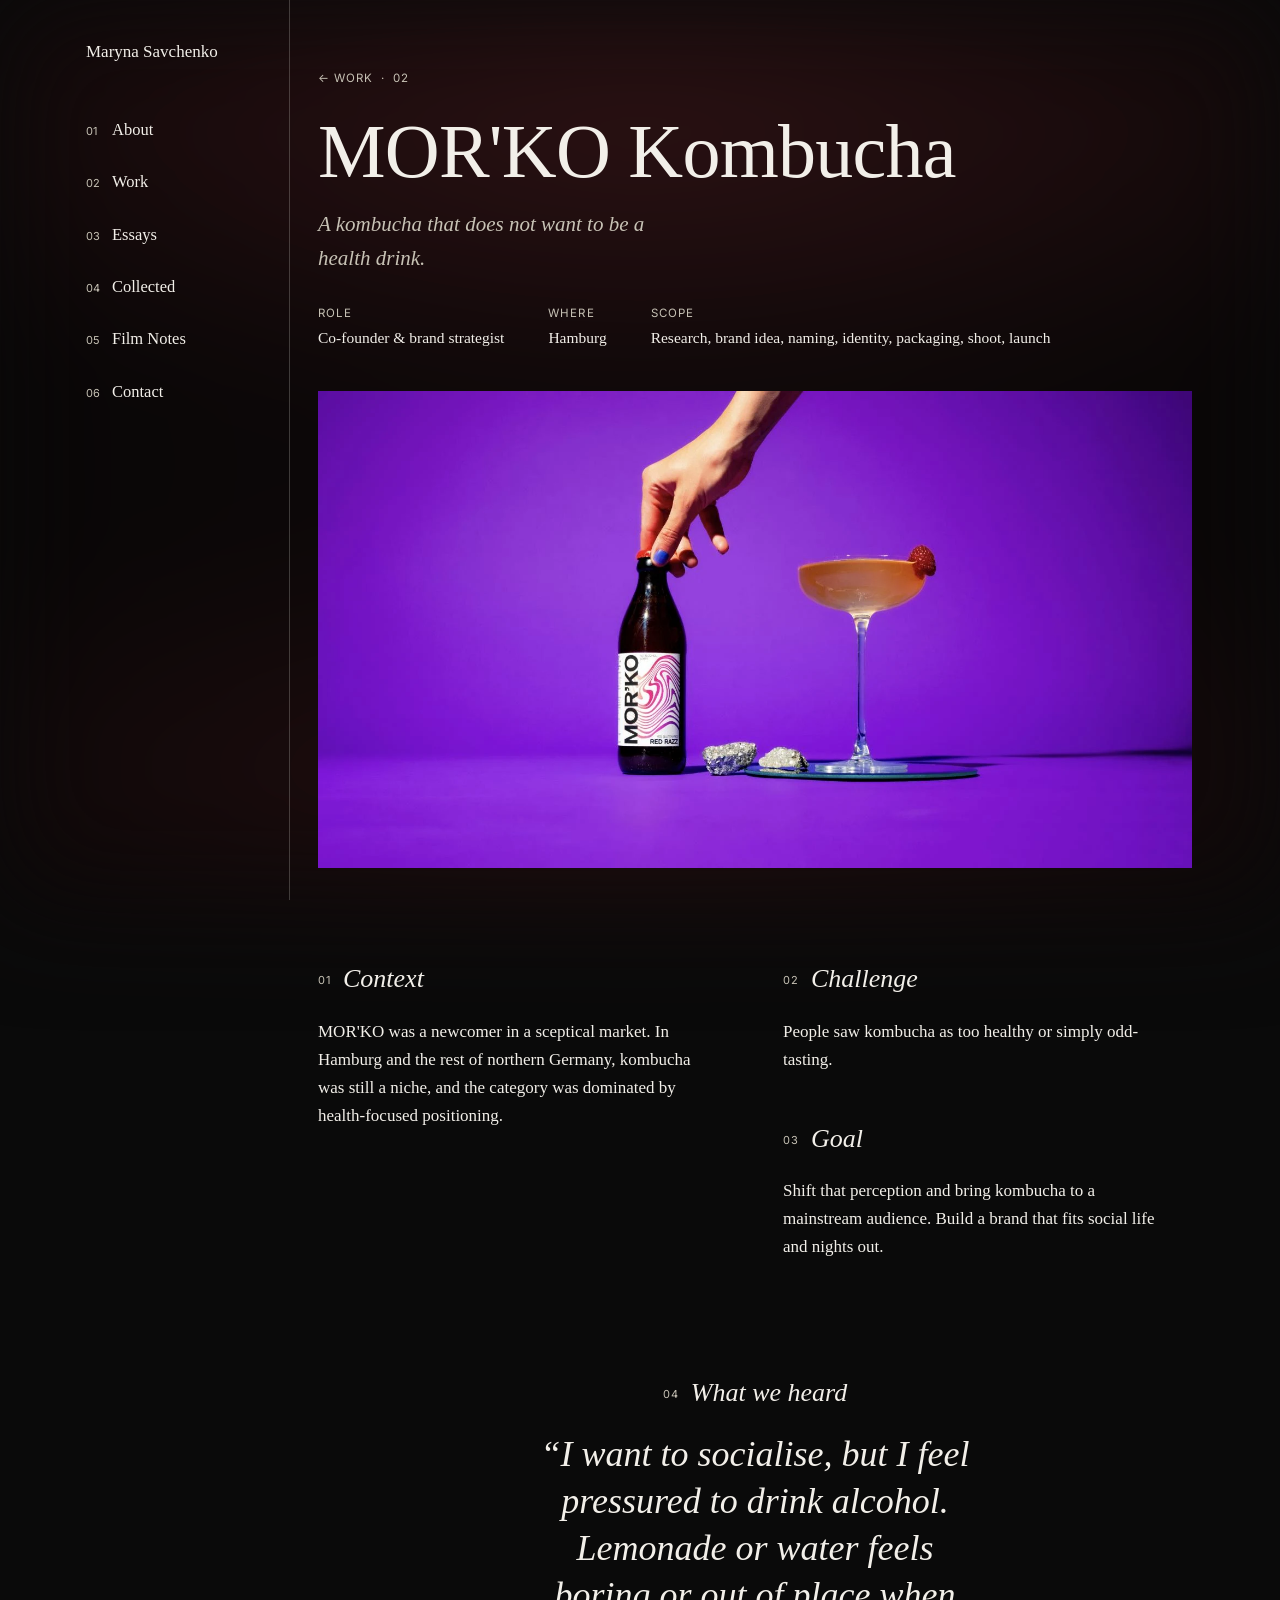
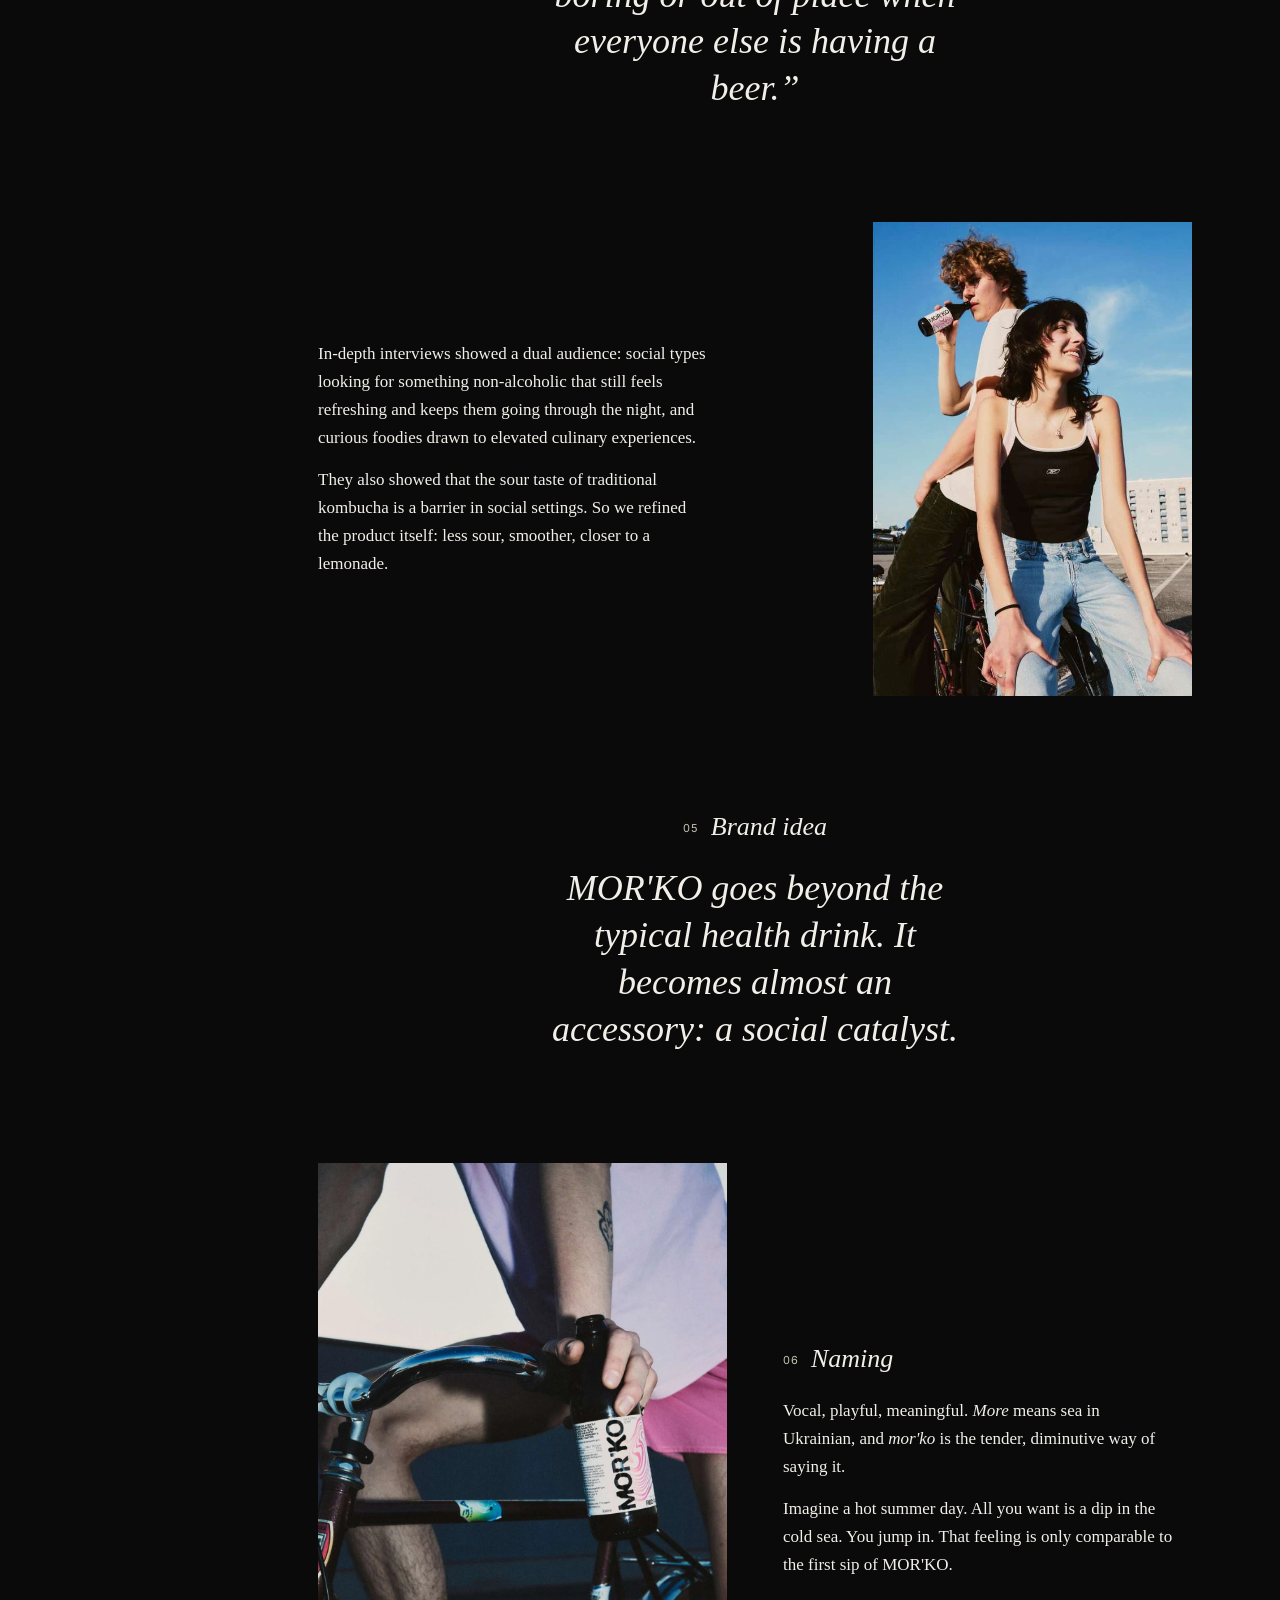
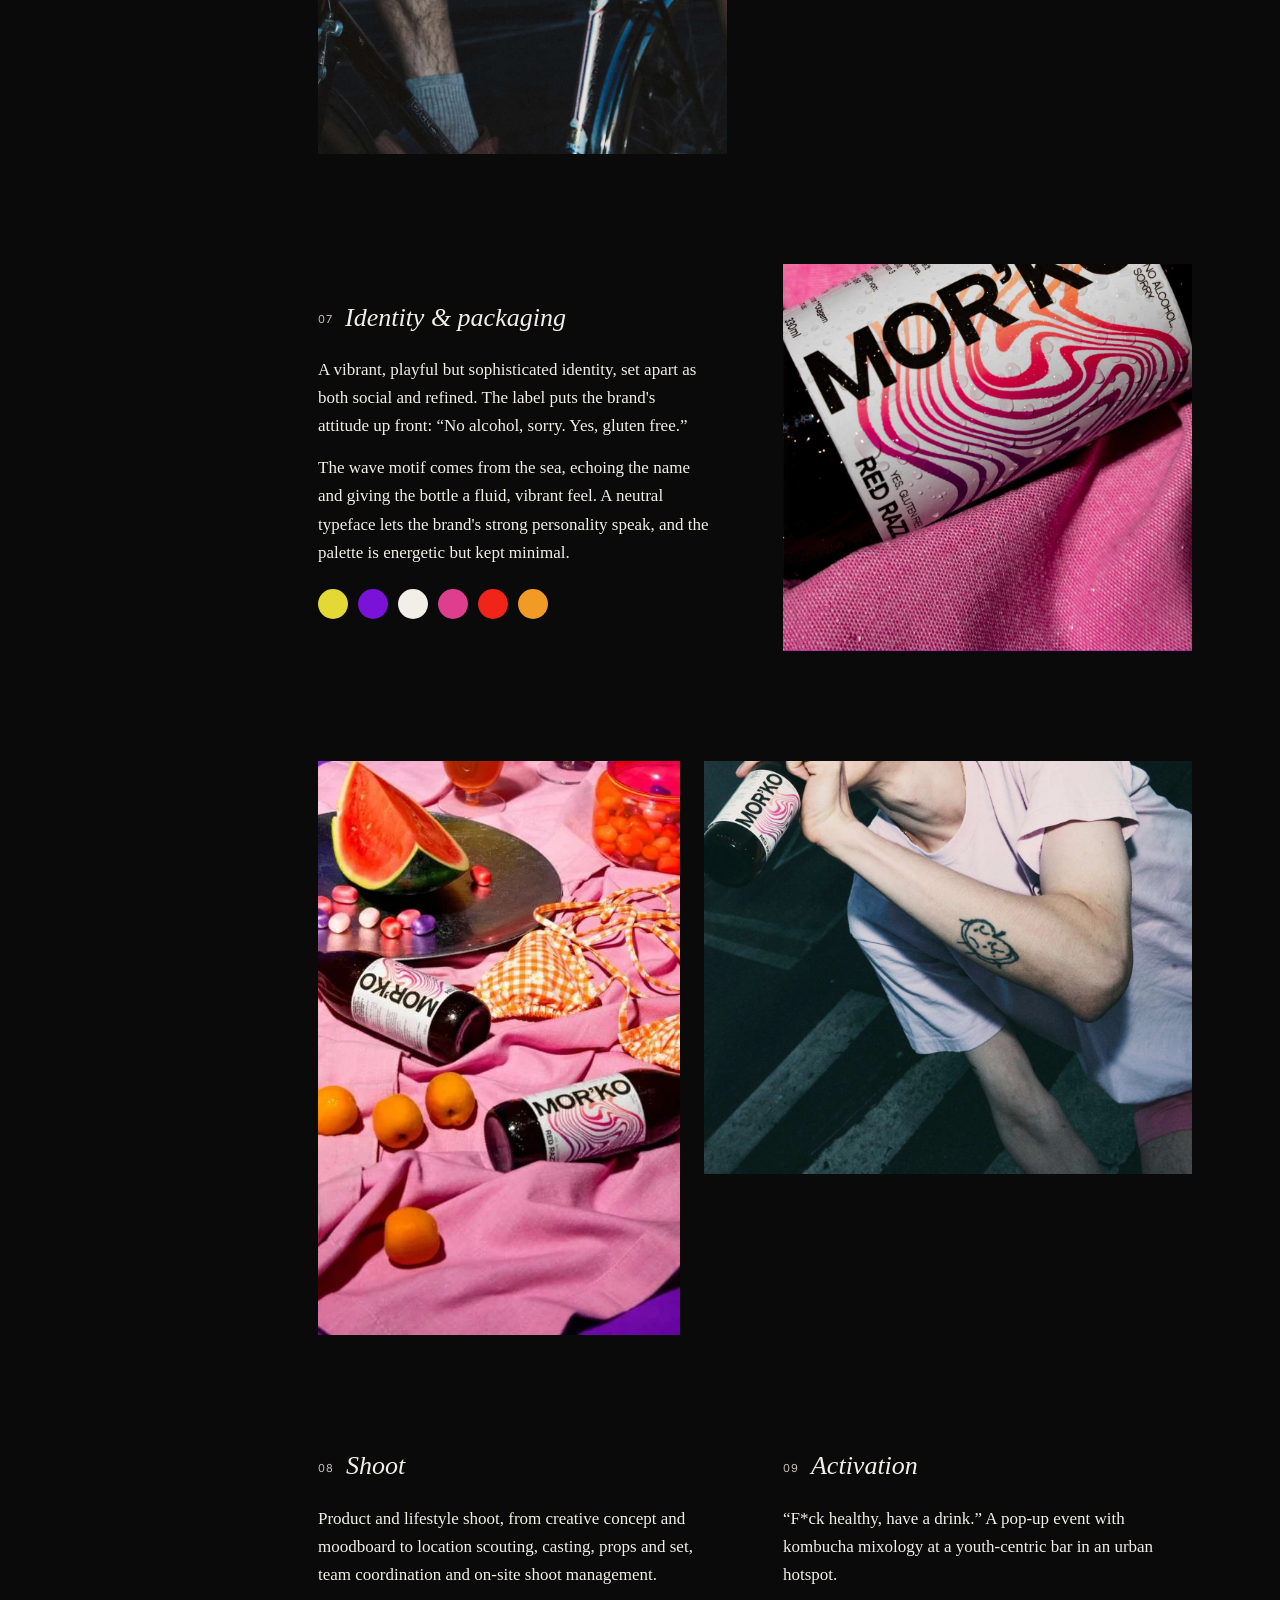
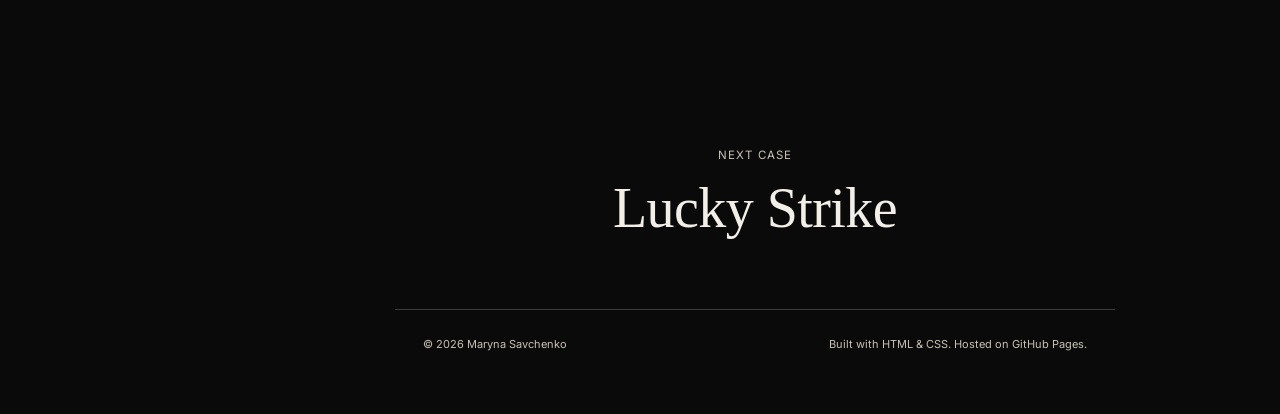
<file: morko.html>
<!DOCTYPE html>
<html lang="en">
<head>
<meta charset="UTF-8">
<meta name="viewport" content="width=device-width, initial-scale=1.0">
<title>MOR'KO Kombucha — Maryna Savchenko</title>
<meta name="description" content="MOR'KO Kombucha brand launch in Hamburg, by Maryna Savchenko.">
<link rel="preconnect" href="https://fonts.googleapis.com">
<link rel="preconnect" href="https://fonts.gstatic.com" crossorigin>
<link href="https://fonts.googleapis.com/css2?family=Inter:wght@400;500;600&display=swap" rel="stylesheet">
<link rel="stylesheet" href="styles.css?v=62">
</head>
<body class="page-bg field-void">

<div class="layout">
  <aside class="sidebar" id="site-sidebar">
    <a class="nav-name" href="index.html">Maryna Savchenko</a>
    <button class="menu-toggle" type="button" aria-expanded="false" aria-controls="site-nav">Menu <span class="ico">+</span></button>
    <nav id="site-nav" aria-label="Site index">
      <ul class="index-menu">
        <li><a href="about.html"><span class="n sans">01</span> About</a></li>
        <li><a href="work.html"><span class="n sans">02</span> Work</a></li>
        <li><a href="essays.html"><span class="n sans">03</span> Essays</a></li>
        <li><a href="collected.html"><span class="n sans">04</span> Collected</a></li>
        <li><a class="ext" href="https://putthelightsdown.wordpress.com" target="_blank" rel="noopener"><span class="n sans">05</span> Film Notes</a></li>
        <li><a href="contact.html"><span class="n sans">06</span> Contact</a></li>
      </ul>
    </nav>
  </aside>

  <div class="content">
  <main id="top">
  <section class="wide">
    <div class="case-top">
      <a class="label back" href="work.html">← Work &nbsp;·&nbsp; 02</a>
      <h1 class="case-title">MOR'KO Kombucha</h1>
      <p class="case-sub">A kombucha that does not want to be a health drink.</p>
      <div class="case-facts"><div><span class="label">Role</span><span>Co-founder &amp; brand strategist</span></div><div><span class="label">Where</span><span>Hamburg</span></div><div><span class="label">Scope</span><span>Research, brand idea, naming, identity, packaging, shoot, launch</span></div></div>
    </div>

    <figure class="hero"><img src="morko-hero.webp" alt="A hand reaching for a MOR'KO Red Razz bottle next to a cocktail on a purple background"></figure>

    <div class="spread top">
      <div class="copy">
        <h2 class="chapter"><span class="no">01</span>Context</h2>
        <p>MOR'KO was a newcomer in a sceptical market. In Hamburg and the rest of northern Germany, kombucha was still a niche, and the category was dominated by health-focused positioning.</p>
      </div>
      <div>
        <div class="copy"><h2 class="chapter"><span class="no">02</span>Challenge</h2><p>People saw kombucha as too healthy or simply odd-tasting.</p></div>
        <div class="copy"><h2 class="chapter"><span class="no">03</span>Goal</h2><p>Shift that perception and bring kombucha to a mainstream audience. Build a brand that fits social life and nights out.</p></div>
      </div>
    </div>

    <div class="solo center">
      <h2 class="chapter"><span class="no">04</span>What we heard</h2>
      <p class="pull">“I want to socialise, but I feel pressured to drink alcohol. Lemonade or water feels boring or out of place when everyone else is having a beer.”</p>
    </div>

    <div class="spread flip">
      <figure class="small"><img src="morko-couple.webp" alt="Two friends sitting on a bike, one drinking MOR'KO"></figure>
      <div class="copy">
        <p>In-depth interviews showed a dual audience: social types looking for something non-alcoholic that still feels refreshing and keeps them going through the night, and curious foodies drawn to elevated culinary experiences.</p>
        <p>They also showed that the sour taste of traditional kombucha is a barrier in social settings. So we refined the product itself: less sour, smoother, closer to a lemonade.</p>
      </div>
    </div>

    <div class="solo center">
      <h2 class="chapter"><span class="no">05</span>Brand idea</h2>
      <p class="pull">MOR'KO goes beyond the typical health drink. It becomes almost an accessory: a social catalyst.</p>
    </div>

    <div class="spread">
      <figure><img src="morko-bike.webp" alt="Someone on a bike holding a MOR'KO bottle"></figure>
      <div class="copy">
        <h2 class="chapter"><span class="no">06</span>Naming</h2>
        <p>Vocal, playful, meaningful. <em>More</em> means sea in Ukrainian, and <em>mor'ko</em> is the tender, diminutive way of saying it.</p>
        <p>Imagine a hot summer day. All you want is a dip in the cold sea. You jump in. That feeling is only comparable to the first sip of MOR'KO.</p>
      </div>
    </div>

    <div class="spread flip">
      <figure><img src="morko-label.webp" alt="Close-up of the MOR'KO Red Razz label with the pink wave motif"></figure>
      <div class="copy">
        <h2 class="chapter"><span class="no">07</span>Identity &amp; packaging</h2>
        <p>A vibrant, playful but sophisticated identity, set apart as both social and refined. The label puts the brand's attitude up front: “No alcohol, sorry. Yes, gluten free.”</p>
        <p>The wave motif comes from the sea, echoing the name and giving the bottle a fluid, vibrant feel. A neutral typeface lets the brand's strong personality speak, and the palette is energetic but kept minimal.</p>
        <div class="swatches" aria-label="Brand colour palette"><span style="background:#E4D836"></span><span style="background:#7B12D8"></span><span style="background:#F2EFE9"></span><span style="background:#DE3E8E"></span><span style="background:#F1241A"></span><span style="background:#F29A26"></span></div>
      </div>
    </div>

    <div class="duo rev">
      <img src="morko-picnic.webp" alt="MOR'KO bottles on a pink picnic blanket with watermelon and apricots">
      <img src="morko-drink.webp" alt="Someone drinking MOR'KO straight from the bottle at night">
    </div>

    <div class="spread top">
      <div class="copy">
        <h2 class="chapter"><span class="no">08</span>Shoot</h2>
        <p>Product and lifestyle shoot, from creative concept and moodboard to location scouting, casting, props and set, team coordination and on-site shoot management.</p>
      </div>
      <div class="copy">
        <h2 class="chapter"><span class="no">09</span>Activation</h2>
        <p>“F*ck healthy, have a drink.” A pop-up event with kombucha mixology at a youth-centric bar in an urban hotspot.</p>
      </div>
    </div>

    <a class="next-case" href="luckystrike.html"><span class="label">Next case</span><p class="case-title">Lucky Strike</p></a>
  </section>
  </main>

  <footer class="site-footer">
    <span>© <span id="year"></span> Maryna Savchenko</span>
    <span>Built with HTML &amp; CSS. Hosted on GitHub Pages.</span>
  </footer>
  </div>
</div>

<script>
  document.getElementById('year').textContent = new Date().getFullYear();
  var menuBtn = document.querySelector('.menu-toggle');
  if (menuBtn) {
    menuBtn.addEventListener('click', function(){
      var sidebar = document.getElementById('site-sidebar');
      var open = sidebar.classList.toggle('nav-open');
      menuBtn.setAttribute('aria-expanded', open);
    });
  }

</script>

</body>
</html>
</file>
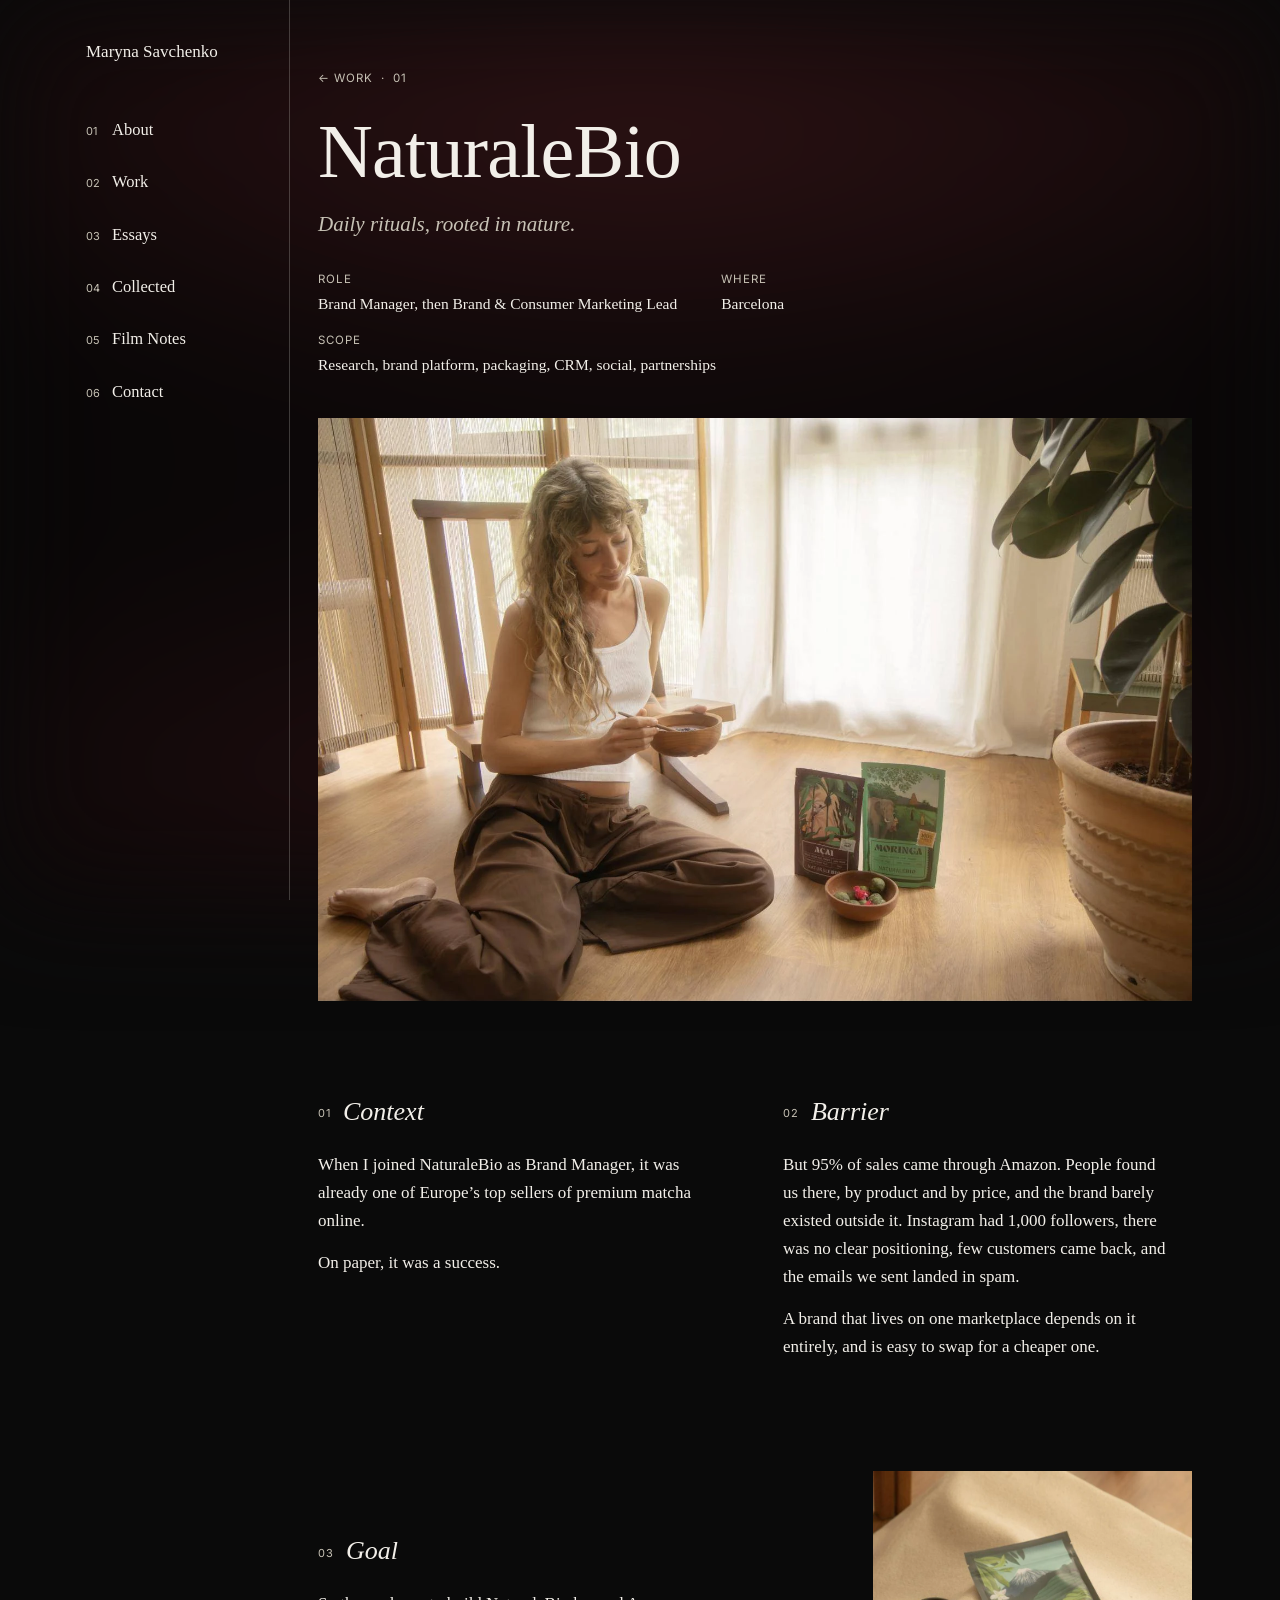
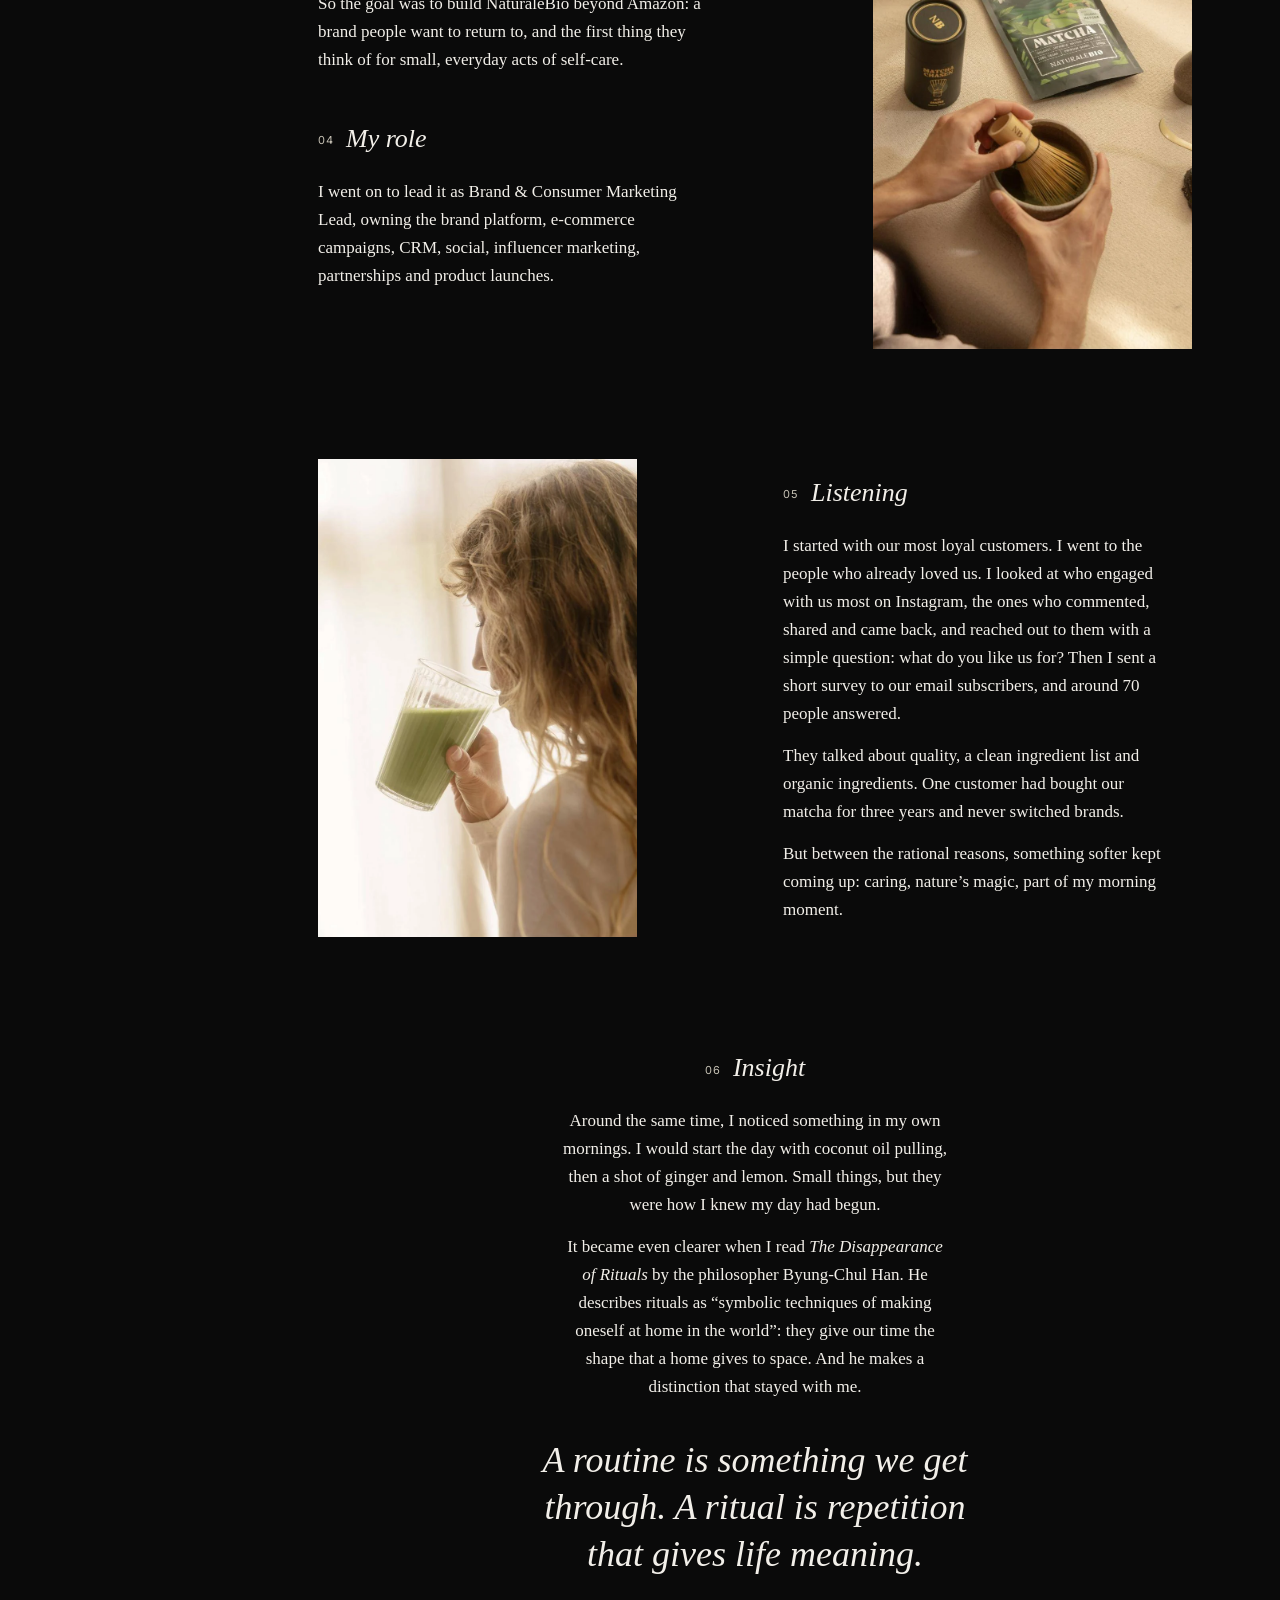
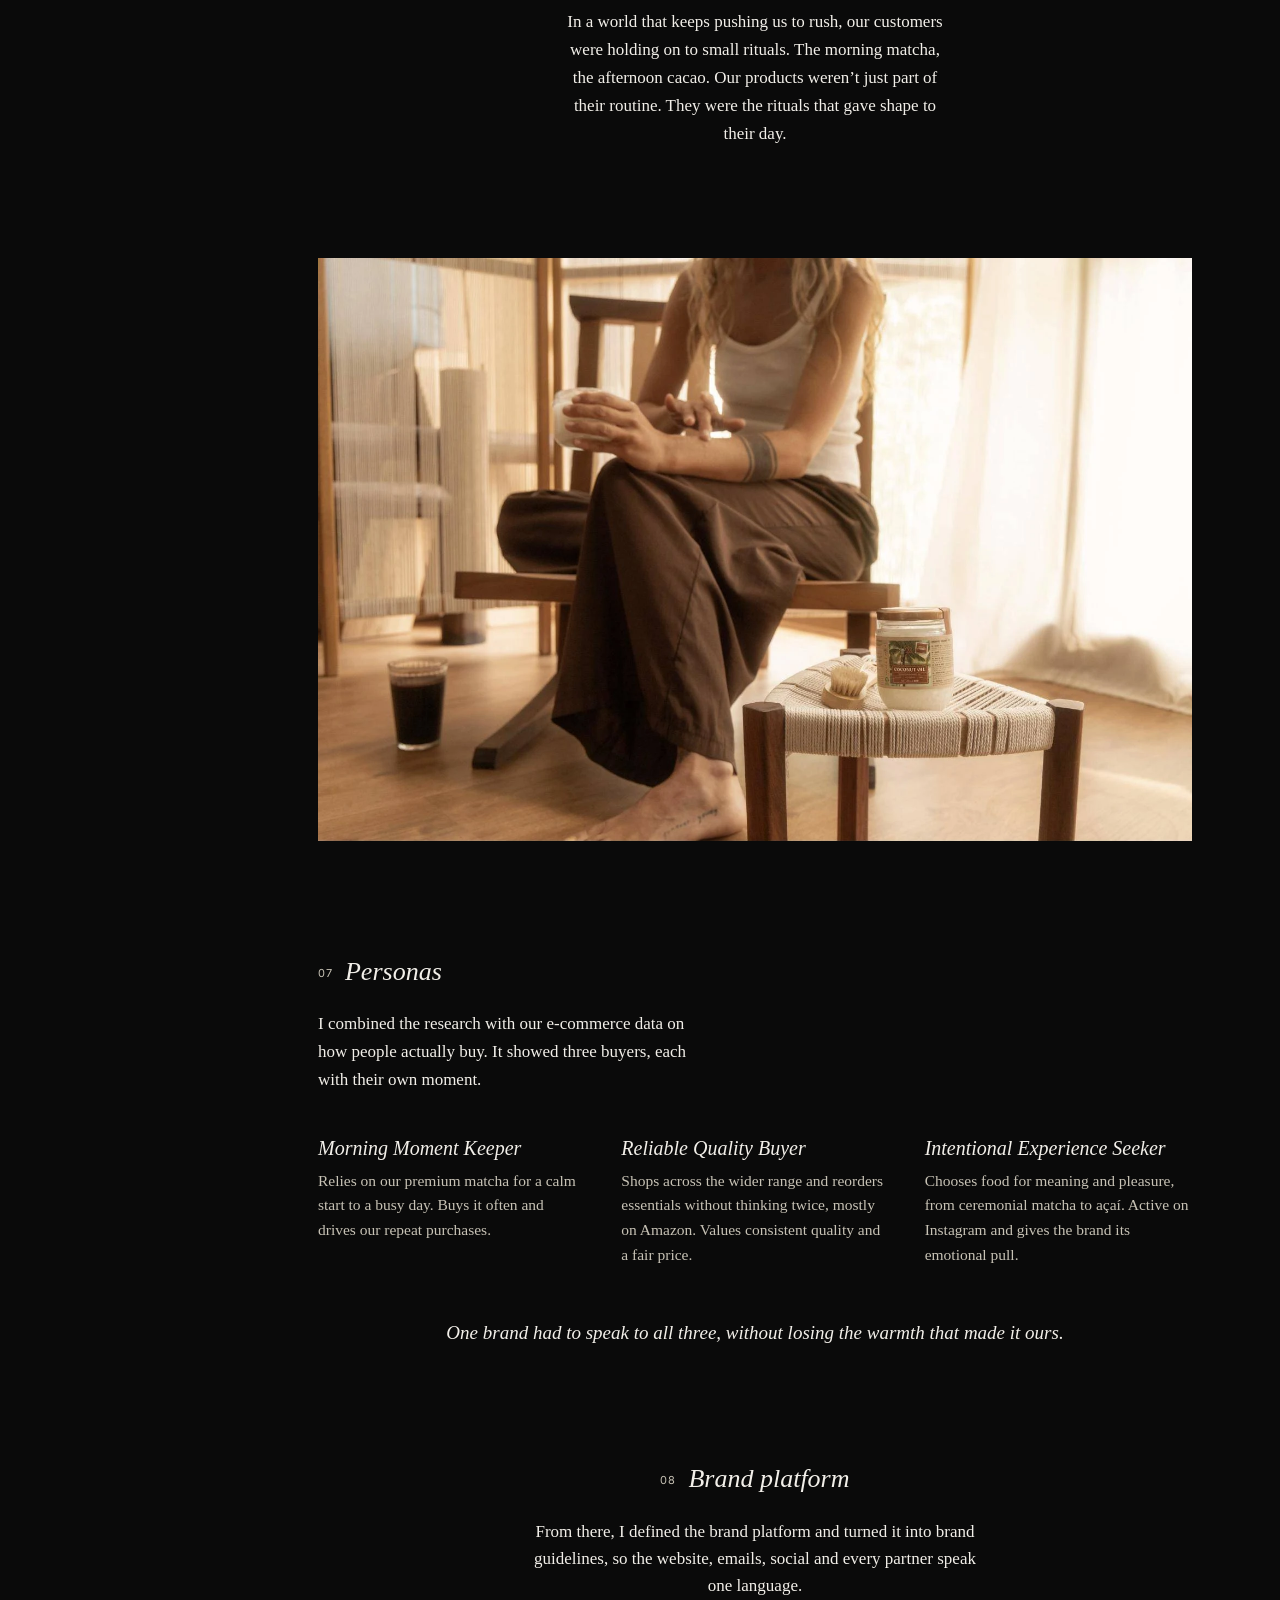
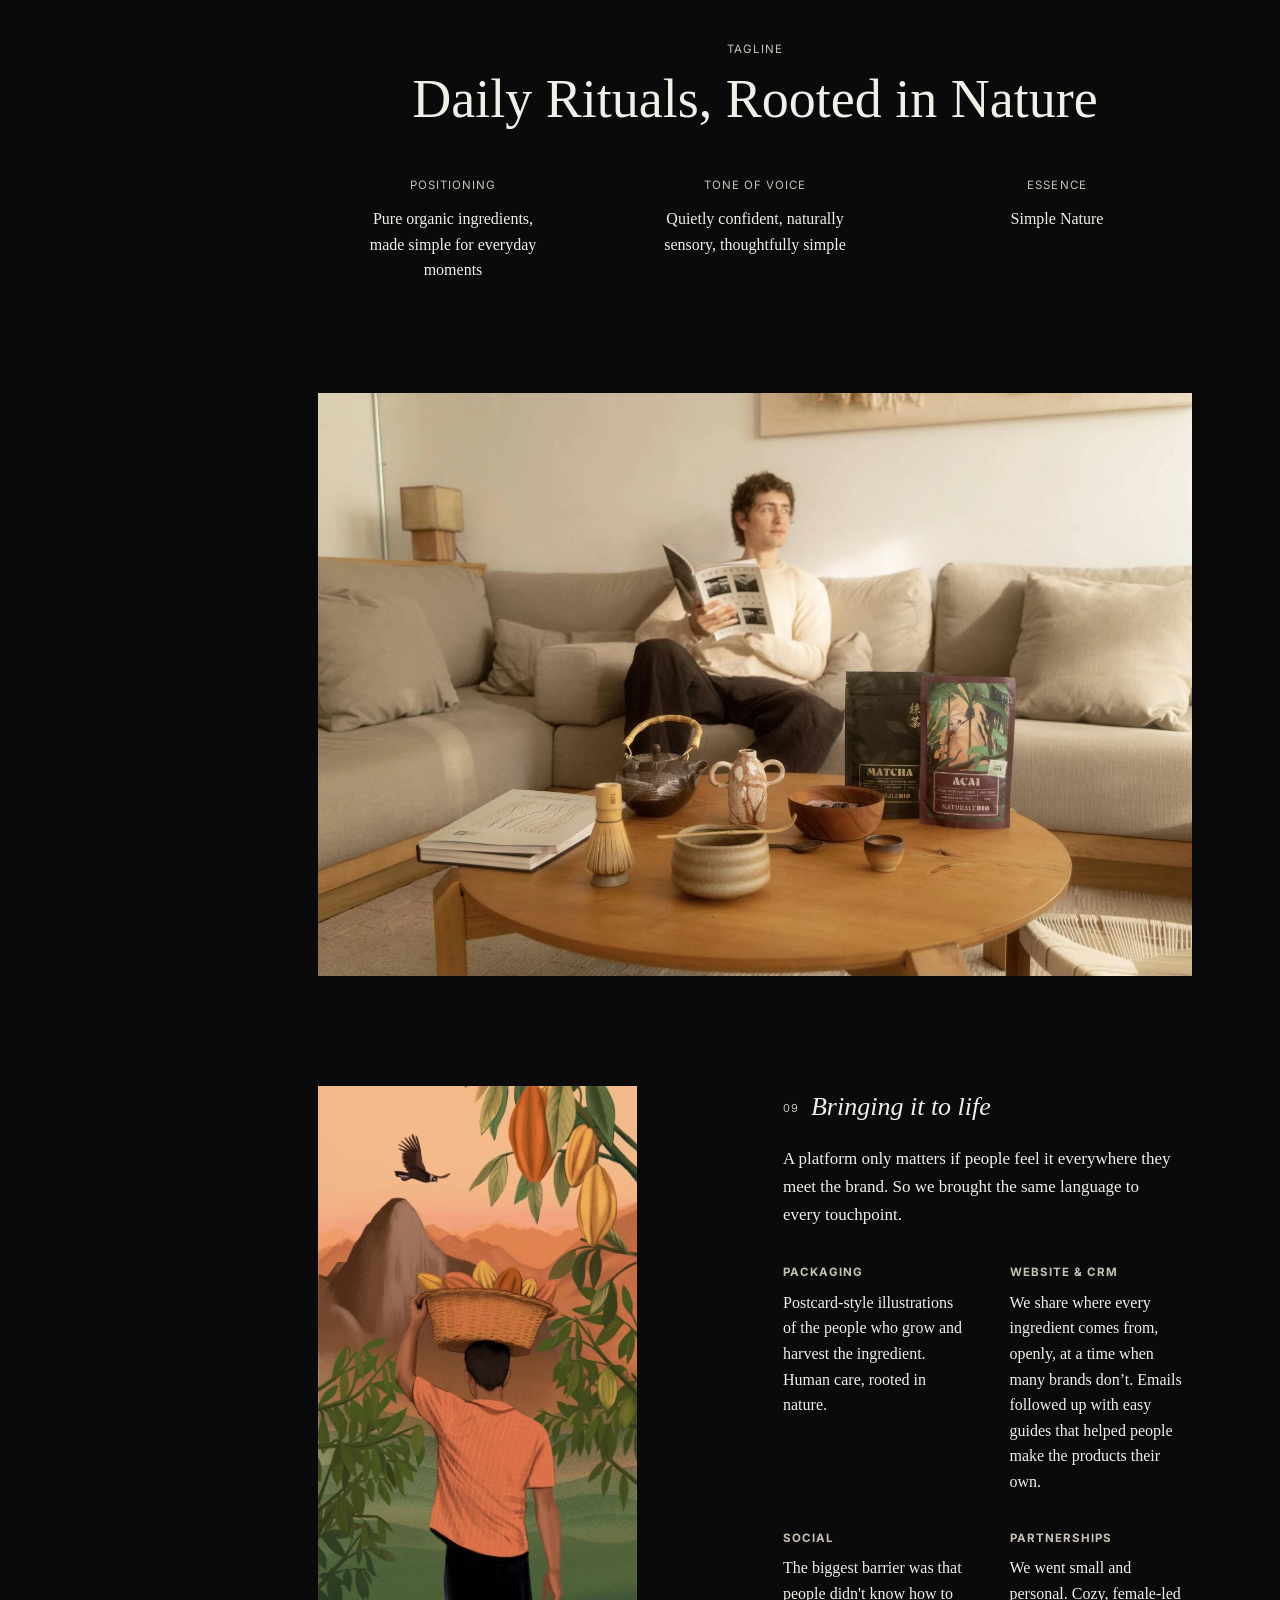
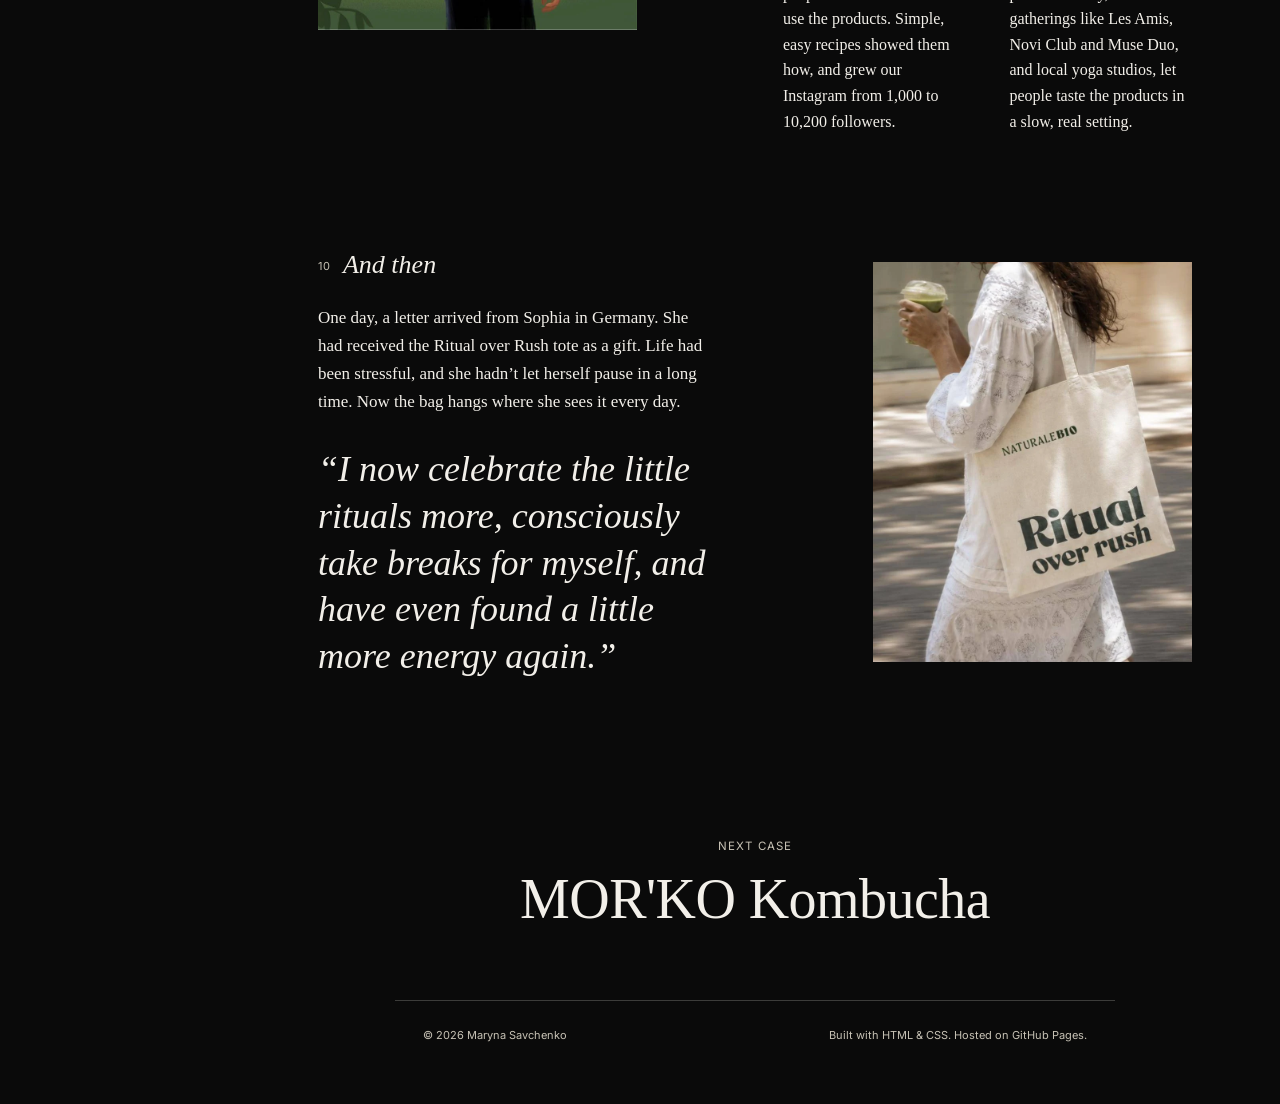
<file: naturalebio.html>
<!DOCTYPE html>
<html lang="en">
<head>
<meta charset="UTF-8">
<meta name="viewport" content="width=device-width, initial-scale=1.0">
<title>NaturaleBio — Maryna Savchenko</title>
<meta name="description" content="Building NaturaleBio beyond Amazon, around small everyday rituals. A case by Maryna Savchenko.">
<link rel="preconnect" href="https://fonts.googleapis.com">
<link rel="preconnect" href="https://fonts.gstatic.com" crossorigin>
<link href="https://fonts.googleapis.com/css2?family=Inter:wght@400;500;600&display=swap" rel="stylesheet">
<link rel="stylesheet" href="styles.css?v=62">
</head>
<body class="page-bg field-void">

<div class="layout">
  <aside class="sidebar" id="site-sidebar">
    <a class="nav-name" href="index.html">Maryna Savchenko</a>
    <button class="menu-toggle" type="button" aria-expanded="false" aria-controls="site-nav">Menu <span class="ico">+</span></button>
    <nav id="site-nav" aria-label="Site index">
      <ul class="index-menu">
        <li><a href="about.html"><span class="n sans">01</span> About</a></li>
        <li><a href="work.html"><span class="n sans">02</span> Work</a></li>
        <li><a href="essays.html"><span class="n sans">03</span> Essays</a></li>
        <li><a href="collected.html"><span class="n sans">04</span> Collected</a></li>
        <li><a class="ext" href="https://putthelightsdown.wordpress.com" target="_blank" rel="noopener"><span class="n sans">05</span> Film Notes</a></li>
        <li><a href="contact.html"><span class="n sans">06</span> Contact</a></li>
      </ul>
    </nav>
  </aside>

  <div class="content">
  <main id="top">
  <section class="wide">
    <div class="case-top">
      <a class="label back" href="work.html">← Work &nbsp;·&nbsp; 01</a>
      <h1 class="case-title">NaturaleBio</h1>
      <p class="case-sub">Daily rituals, rooted in nature.</p>
      <div class="case-facts"><div><span class="label">Role</span><span>Brand Manager, then Brand &amp; Consumer Marketing Lead</span></div><div><span class="label">Where</span><span>Barcelona</span></div><div><span class="label">Scope</span><span>Research, brand platform, packaging, CRM, social, partnerships</span></div></div>
    </div>

    <figure class="hero"><img src="naturalebio-01.webp" alt="A woman eating from a wooden bowl on the floor, NaturaleBio açaí and moringa beside her"></figure>

    <div class="spread top">
      <div class="copy">
        <h2 class="chapter"><span class="no">01</span>Context</h2>
        <p>When I joined NaturaleBio as Brand Manager, it was already one of Europe’s top sellers of premium matcha online.</p>
        <p>On paper, it was a success.</p>
      </div>
      <div class="copy">
        <h2 class="chapter"><span class="no">02</span>Barrier</h2>
        <p>But 95% of sales came through Amazon. People found us there, by product and by price, and the brand barely existed outside it. Instagram had 1,000 followers, there was no clear positioning, few customers came back, and the emails we sent landed in spam.</p>
        <p>A brand that lives on one marketplace depends on it entirely, and is easy to swap for a cheaper one.</p>
      </div>
    </div>

    <div class="spread flip">
      <figure class="small"><img src="naturalebio-02.webp" alt="Hands whisking matcha next to a NaturaleBio matcha pack"></figure>
      <div>
        <div class="copy">
          <h2 class="chapter"><span class="no">03</span>Goal</h2>
          <p>So the goal was to build NaturaleBio beyond Amazon: a brand people want to return to, and the first thing they think of for small, everyday acts of self-care.</p>
        </div>
        <div class="copy">
          <h2 class="chapter"><span class="no">04</span>My role</h2>
          <p>I went on to lead it as Brand &amp; Consumer Marketing Lead, owning the brand platform, e-commerce campaigns, CRM, social, influencer marketing, partnerships and product launches.</p>
        </div>
      </div>
    </div>

    <div class="spread">
      <figure class="small"><img src="naturalebio-08.webp" alt="A woman drinking a green matcha drink by the window"></figure>
      <div class="copy">
        <h2 class="chapter"><span class="no">05</span>Listening</h2>
        <p>I started with our most loyal customers. I went to the people who already loved us. I looked at who engaged with us most on Instagram, the ones who commented, shared and came back, and reached out to them with a simple question: what do you like us for? Then I sent a short survey to our email subscribers, and around 70 people answered.</p>
        <p>They talked about quality, a clean ingredient list and organic ingredients. One customer had bought our matcha for three years and never switched brands.</p>
        <p>But between the rational reasons, something softer kept coming up: caring, nature’s magic, part of my morning moment.</p>
      </div>
    </div>

    <div class="solo center">
      <h2 class="chapter"><span class="no">06</span>Insight</h2>
      <div class="copy">
        <p>Around the same time, I noticed something in my own mornings. I would start the day with coconut oil pulling, then a shot of ginger and lemon. Small things, but they were how I knew my day had begun.</p>
        <p>It became even clearer when I read <em>The Disappearance of Rituals</em> by the philosopher Byung-Chul Han. He describes rituals as “symbolic techniques of making oneself at home in the world”: they give our time the shape that a home gives to space. And he makes a distinction that stayed with me.</p>
      </div>
      <p class="pull" style="margin-top:36px;">A routine is something we get through. A ritual is repetition that gives life meaning.</p>
      <div class="copy" style="margin-top:30px;">
        <p>In a world that keeps pushing us to rush, our customers were holding on to small rituals. The morning matcha, the afternoon cacao. Our products weren’t just part of their routine. They were the rituals that gave shape to their day.</p>
      </div>
    </div>

    <figure class="wide-img"><img src="naturalebio-04.webp" alt="A woman on a chair with coconut oil and a glass of cacao, morning light"></figure>

    <div class="solo">
      <h2 class="chapter"><span class="no">07</span>Personas</h2>
      <div class="copy"><p>I combined the research with our e-commerce data on how people actually buy. It showed three buyers, each with their own moment.</p></div>
    </div>
    <div class="personas" style="margin:-70px 0 110px;">
      <div><h4>Morning Moment Keeper</h4><p>Relies on our premium matcha for a calm start to a busy day. Buys it often and drives our repeat purchases.</p></div>
      <div><h4>Reliable Quality Buyer</h4><p>Shops across the wider range and reorders essentials without thinking twice, mostly on Amazon. Values consistent quality and a fair price.</p></div>
      <div><h4>Intentional Experience Seeker</h4><p>Chooses food for meaning and pleasure, from ceremonial matcha to açaí. Active on Instagram and gives the brand its emotional pull.</p></div>
    </div>
    <p class="solo center" style="font-style:italic; font-size:19px; margin-top:-60px;">One brand had to speak to all three, without losing the warmth that made it ours.</p>

    <div class="platform">
      <h2 class="chapter"><span class="no">08</span>Brand platform</h2>
      <p style="max-width:52ch; margin:0 auto; font-size:17px;">From there, I defined the brand platform and turned it into brand guidelines, so the website, emails, social and every partner speak one language.</p>
      <p class="tagline" style="margin-top:44px;"><span class="label" style="display:block; margin-bottom:14px;">Tagline</span>Daily Rituals, Rooted in Nature</p>
      <div class="platform-row">
        <div><span class="label">Positioning</span><p>Pure organic ingredients, made simple for everyday moments</p></div>
        <div><span class="label">Tone of voice</span><p>Quietly confident, naturally sensory, thoughtfully simple</p></div>
        <div><span class="label">Essence</span><p>Simple Nature</p></div>
      </div>
    </div>

    <figure class="wide-img"><img src="naturalebio-03.webp" alt="A man reading on a sofa, NaturaleBio matcha and açaí on the coffee table"></figure>

    <div class="spread top">
      <figure class="small"><img src="naturalebio-packaging.webp" alt="Packaging illustration of a farmer carrying a basket of cacao pods"></figure>
      <div>
        <h2 class="chapter"><span class="no">09</span>Bringing it to life</h2>
        <div class="copy" style="margin-bottom:34px;"><p>A platform only matters if people feel it everywhere they meet the brand. So we brought the same language to every touchpoint.</p></div>
        <div class="touch">
          <div><h4 class="label">Packaging</h4><p>Postcard-style illustrations of the people who grow and harvest the ingredient. Human care, rooted in nature.</p></div>
          <div><h4 class="label">Website &amp; CRM</h4><p>We share where every ingredient comes from, openly, at a time when many brands don’t. Emails followed up with easy guides that helped people make the products their own.</p></div>
          <div><h4 class="label">Social</h4><p>The biggest barrier was that people didn't know how to use the products. Simple, easy recipes showed them how, and grew our Instagram from 1,000 to 10,200 followers.</p></div>
          <div><h4 class="label">Partnerships</h4><p>We went small and personal. Cozy, female-led gatherings like Les Amis, Novi Club and Muse Duo, and local yoga studios, let people taste the products in a slow, real setting.</p></div>
        </div>
      </div>
    </div>

    <div class="spread flip">
      <figure class="small"><img src="naturalebio-tote.webp" alt="A woman carrying the NaturaleBio Ritual over Rush tote bag"></figure>
      <div class="copy">
        <h2 class="chapter"><span class="no">10</span>And then</h2>
        <p>One day, a letter arrived from Sophia in Germany. She had received the Ritual over Rush tote as a gift. Life had been stressful, and she hadn’t let herself pause in a long time. Now the bag hangs where she sees it every day.</p>
        <p class="pull" style="margin:30px 0 0; text-align:left;">“I now celebrate the little rituals more, consciously take breaks for myself, and have even found a little more energy again.”</p>
      </div>
    </div>

    <a class="next-case" href="morko.html"><span class="label">Next case</span><p class="case-title">MOR'KO Kombucha</p></a>
  </section>
  </main>

  <footer class="site-footer">
    <span>© <span id="year"></span> Maryna Savchenko</span>
    <span>Built with HTML &amp; CSS. Hosted on GitHub Pages.</span>
  </footer>
  </div>
</div>

<script>
  document.getElementById('year').textContent = new Date().getFullYear();
  var menuBtn = document.querySelector('.menu-toggle');
  if (menuBtn) {
    menuBtn.addEventListener('click', function(){
      var sidebar = document.getElementById('site-sidebar');
      var open = sidebar.classList.toggle('nav-open');
      menuBtn.setAttribute('aria-expanded', open);
    });
  }

</script>

</body>
</html>
</file>
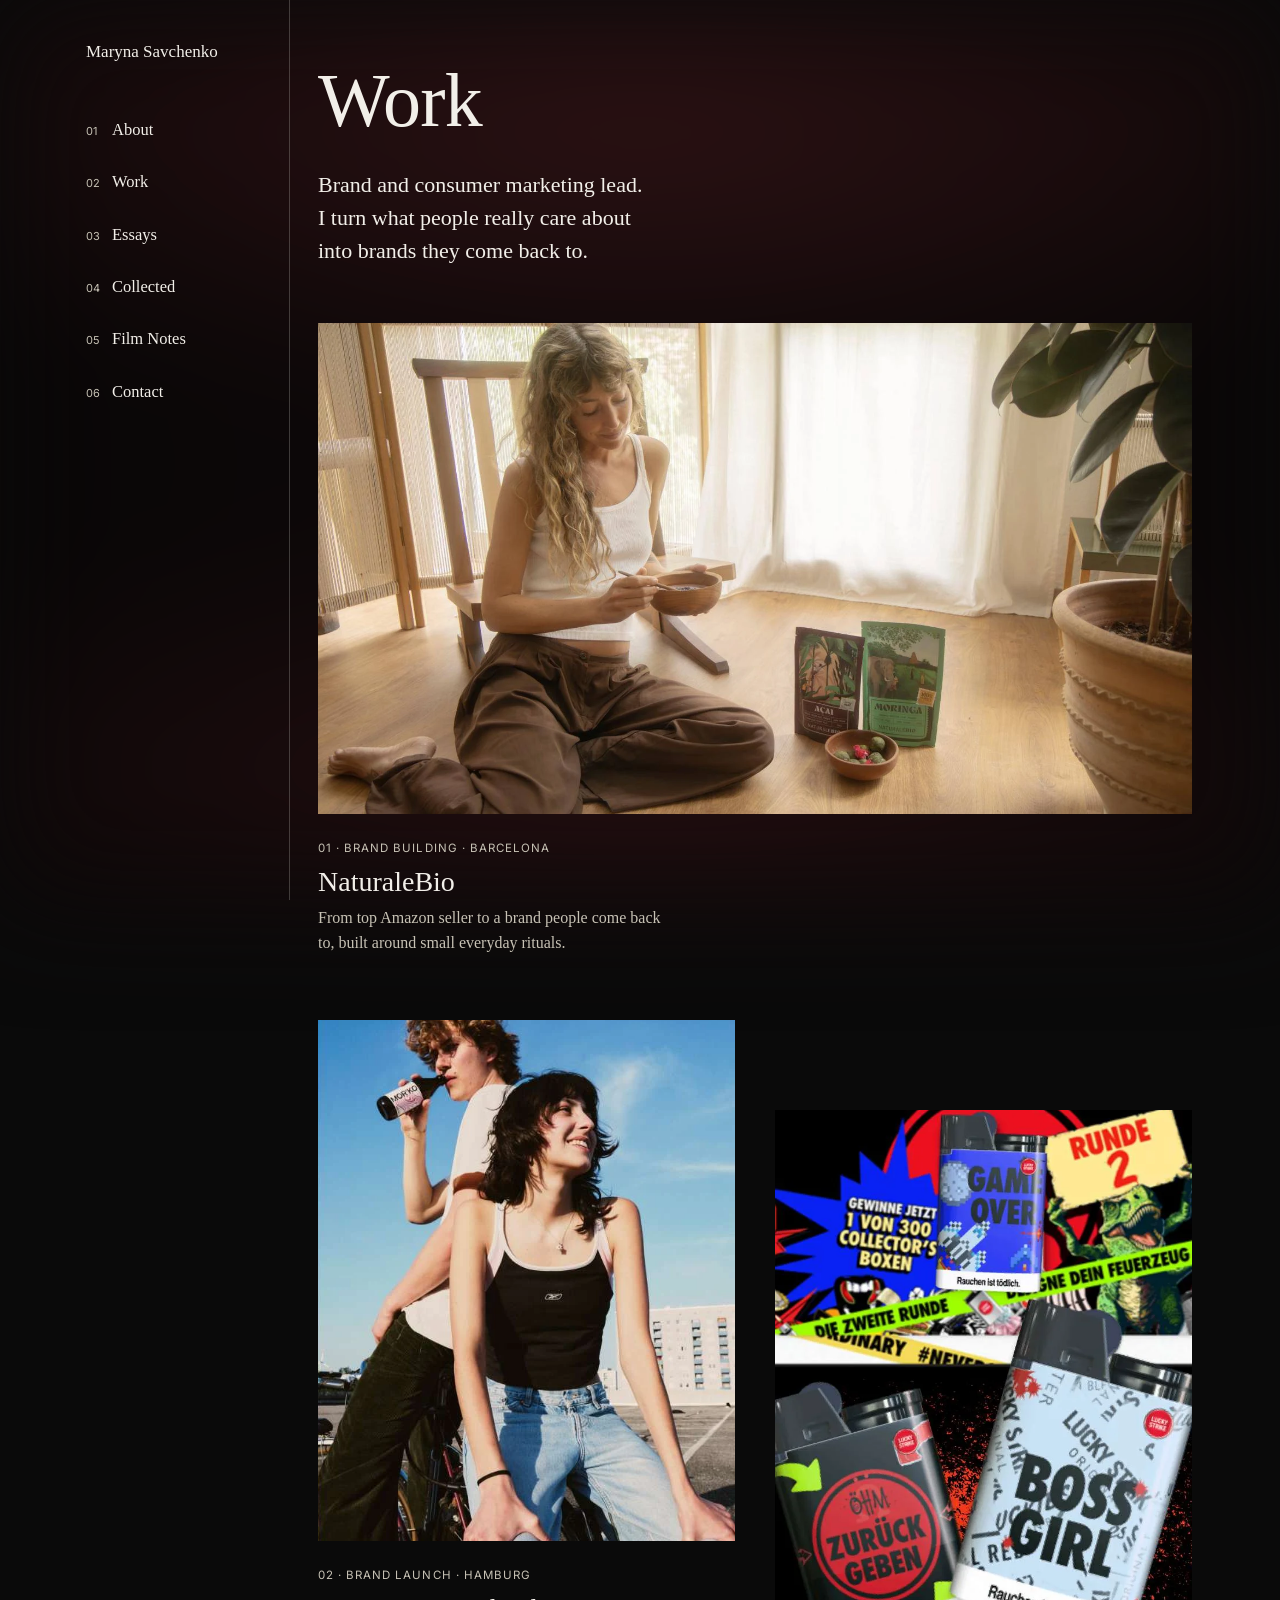
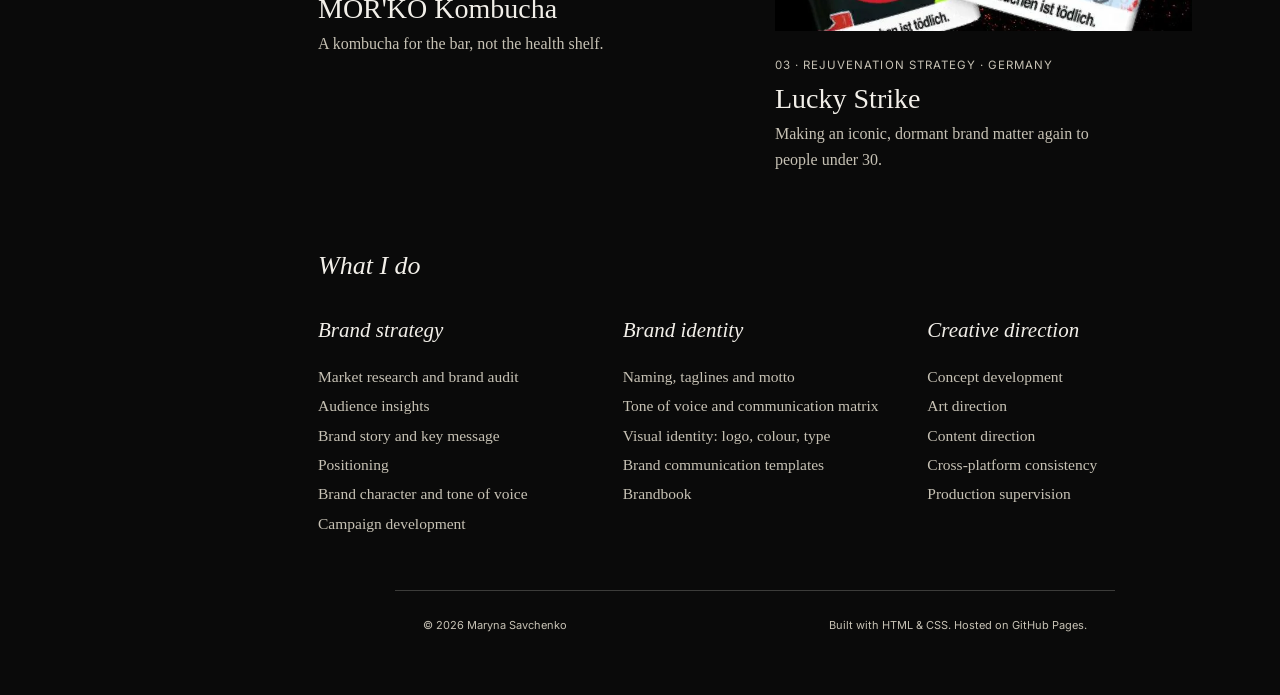
<file: work.html>
<!DOCTYPE html>
<html lang="en">
<head>
<meta charset="UTF-8">
<meta name="viewport" content="width=device-width, initial-scale=1.0">
<title>Work — Maryna Savchenko</title>
<meta name="description" content="Brand work by Maryna Savchenko: NaturaleBio, MOR'KO Kombucha and Lucky Strike.">
<link rel="preconnect" href="https://fonts.googleapis.com">
<link rel="preconnect" href="https://fonts.gstatic.com" crossorigin>
<link href="https://fonts.googleapis.com/css2?family=Inter:wght@400;500;600&display=swap" rel="stylesheet">
<link rel="stylesheet" href="styles.css?v=62">
</head>
<body class="page-bg field-void">

<div class="layout">
  <aside class="sidebar" id="site-sidebar">
    <a class="nav-name" href="index.html">Maryna Savchenko</a>
    <button class="menu-toggle" type="button" aria-expanded="false" aria-controls="site-nav">Menu <span class="ico">+</span></button>
    <nav id="site-nav" aria-label="Site index">
      <ul class="index-menu">
        <li><a href="about.html"><span class="n sans">01</span> About</a></li>
        <li><a href="work.html"><span class="n sans">02</span> Work</a></li>
        <li><a href="essays.html"><span class="n sans">03</span> Essays</a></li>
        <li><a href="collected.html"><span class="n sans">04</span> Collected</a></li>
        <li><a class="ext" href="https://putthelightsdown.wordpress.com" target="_blank" rel="noopener"><span class="n sans">05</span> Film Notes</a></li>
        <li><a href="contact.html"><span class="n sans">06</span> Contact</a></li>
      </ul>
    </nav>
  </aside>

  <div class="content">
  <main id="top">
  <section class="wide">
    <div class="case-top" style="margin-bottom:28px;"><h1 class="case-title" style="margin-top:0;">Work</h1></div>
    <p class="work-intro">Brand and consumer marketing lead. I turn what people really care about into brands they come back to.</p>

    <a class="work-feature" href="naturalebio.html">
      <img src="naturalebio-01.webp" alt="A woman eating from a wooden bowl on the floor, NaturaleBio açaí and moringa beside her">
      <div class="work-cap"><span class="label">01 · Brand building · Barcelona</span><h3>NaturaleBio</h3><p>From top Amazon seller to a brand people come back to, built around small everyday rituals.</p></div>
    </a>

    <div class="work-pair">
      <a href="morko.html">
        <img src="morko-couple.webp" alt="Two friends sitting on a bike drinking MOR'KO">
        <div class="work-cap"><span class="label">02 · Brand launch · Hamburg</span><h3>MOR'KO Kombucha</h3><p>A kombucha for the bar, not the health shelf.</p></div>
      </a>
      <a href="luckystrike.html">
        <img src="luckystrike-02.webp" alt="Fan-designed Lucky Strike lighters">
        <div class="work-cap"><span class="label">03 · Rejuvenation strategy · Germany</span><h3>Lucky Strike</h3><p>Making an iconic, dormant brand matter again to people under 30.</p></div>
      </a>
    </div>

    <h2 class="chapter" style="margin-bottom:28px;">What I do</h2>
    <div class="capabilities">
      <div><h4>Brand strategy</h4><ul><li>Market research and brand audit</li><li>Audience insights</li><li>Brand story and key message</li><li>Positioning</li><li>Brand character and tone of voice</li><li>Campaign development</li></ul></div>
      <div><h4>Brand identity</h4><ul><li>Naming, taglines and motto</li><li>Tone of voice and communication matrix</li><li>Visual identity: logo, colour, type</li><li>Brand communication templates</li><li>Brandbook</li></ul></div>
      <div><h4>Creative direction</h4><ul><li>Concept development</li><li>Art direction</li><li>Content direction</li><li>Cross-platform consistency</li><li>Production supervision</li></ul></div>
    </div>
  </section>
  </main>

  <footer class="site-footer">
    <span>© <span id="year"></span> Maryna Savchenko</span>
    <span>Built with HTML &amp; CSS. Hosted on GitHub Pages.</span>
  </footer>
  </div>
</div>

<script>
  document.getElementById('year').textContent = new Date().getFullYear();
  var menuBtn = document.querySelector('.menu-toggle');
  if (menuBtn) {
    menuBtn.addEventListener('click', function(){
      var sidebar = document.getElementById('site-sidebar');
      var open = sidebar.classList.toggle('nav-open');
      menuBtn.setAttribute('aria-expanded', open);
    });
  }

</script>

</body>
</html>
</file>
<file: styles.css>
:root{
  --paper: #FFFFFF;
  --ink:   #111111;
  --ink-soft: #5A5A5A;
  --line: rgba(17,17,17,0.14);
  --line-strong: #111111;
  --max: 720px;
  --sidebar-w: 230px;
  --serif: 'Times New Roman', Times, 'Liberation Serif', serif;
  --sans: 'Inter', -apple-system, sans-serif;
}

*{ box-sizing:border-box; }
html{ scroll-behavior:smooth; }

body{
  margin:0;
  background: var(--paper);
  color: var(--ink);
  font-family: var(--serif);
  font-size:18px;
  line-height:1.6;
  -webkit-font-smoothing:antialiased;
  transition: background .2s, color .2s;
}

::selection{ background: var(--ink); color: var(--paper); }
a{ color:inherit; }

.wrap{ max-width:var(--max); margin:0 auto; padding:0 28px; }

.sans{ font-family: var(--sans); }
.label{
  font-family: var(--sans);
  font-size:11.5px;
  text-transform:uppercase;
  letter-spacing:0.09em;
  color: var(--ink-soft);
}

/* ---------- layout: fixed left sidebar + content ---------- */
.layout{
  display:flex;
  align-items:flex-start;
}
.sidebar{
  width: var(--sidebar-w);
  flex-shrink:0;
  position:sticky;
  top:0;
  height:100vh;
  overflow-y:auto;
  padding: 40px 26px;
  border-right:1px solid var(--line);
}
.sidebar .nav-name{
  display:block;
  font-family: var(--serif);
  font-size:17px;
  line-height:1.4;
  text-decoration:none;
  margin-bottom:40px;
}
.sidebar .nav-name em{ font-style:italic; color: var(--ink-soft); }
.content{ flex:1; min-width:0; }

/* ---------- numbered vertical menu ---------- */
.index-menu{
  list-style:none; margin:0; padding:0;
}
.index-menu li{ border:none; }
.index-menu a{
  display:flex; align-items:baseline; gap:10px;
  padding:13px 0;
  text-decoration:none;
  font-family: var(--serif);
  font-size:16.5px;
  transition: padding-left .2s, color .2s;
}
.index-menu a:hover{ padding-left:8px; color: var(--ink-soft); }
.index-menu .n{
  font-family: var(--sans);
  font-size:11px;
  color: var(--ink-soft);
  min-width:16px;
}

/* ---------- mobile menu toggle ---------- */
.menu-toggle{
  display:none;
  background:none; border:none; padding:0; margin:14px 0 0;
  font-family: var(--sans); font-size:11px; text-transform:uppercase; letter-spacing:0.08em;
  color: var(--ink-soft); cursor:pointer;
  align-items:center; gap:7px;
}
.menu-toggle .ico{
  display:inline-block; width:14px; text-align:center;
  font-family: var(--serif); font-size:14px; line-height:1;
  transition: transform .25s ease;
}
.sidebar.nav-open .menu-toggle .ico{ transform: rotate(45deg); }

@media (max-width: 860px){
  .layout{ flex-direction:column; }
  .sidebar{
    position:static;
    width:100%;
    height:auto;
    border-right:none;
    border-bottom:none;
  }
  .sidebar .nav-name{ margin-bottom:0; }
  .menu-toggle{ display:inline-flex; }
  #site-nav{
    max-height:0;
    overflow:hidden;
    transition: max-height .35s ease;
  }
  .sidebar.nav-open #site-nav{ max-height:500px; margin-top:10px; }
}


/* ---------- landing page (index.html only) ---------- */
body.landing{
  margin:0;
  min-height:100vh;
  display:flex;
  align-items:center;
  background:#0A0A0A;
  color:#F2EFE9;
}
body.landing::before{
  content:'';
  position:fixed; inset:0;
  z-index:-1;
  background:
    radial-gradient(ellipse 55% 38% at 50% 20%, rgba(183,65,14,0.55), transparent 70%),
    radial-gradient(ellipse 60% 42% at 48% 66%, rgba(27,58,92,0.60), transparent 72%),
    radial-gradient(ellipse 40% 30% at 60% 45%, rgba(154,51,36,0.35), transparent 70%),
    #0A0A0A;
  filter: blur(70px) saturate(1.15);
}
.landing-wrap{
  max-width:320px;
  margin-left: clamp(28px, 9vw, 140px);
  padding: 40px 0;
}
.landing-name{
  display:block;
  font-family: var(--serif);
  font-size:17px;
  line-height:1.4;
  text-decoration:none;
  color:#F2EFE9;
  margin-bottom:40px;
  opacity:0.9;
}
.landing-name em{ font-style:italic; opacity:0.7; }
.index-menu.on-dark li{ border-color: rgba(242,239,233,0.2); }
.index-menu.on-dark a{ color:#F2EFE9; }
.index-menu.on-dark a:hover{ color: rgba(242,239,233,0.65); }
.index-menu.on-dark .n{ color: rgba(242,239,233,0.55); }

/* ---------- inner pages: full-bleed color-field backdrop, no panel ---------- */
body.page-bg{
  margin:0;
  min-height:100vh;
  background:#0A0A0A;
  --ink: #F2EFE9;
  --ink-soft: #C7C2B5;
  --line: rgba(242,239,233,0.22);
  --line-strong: rgba(242,239,233,0.5);
}
body.page-bg::before{
  content:'';
  position:fixed; inset:0;
  z-index:-1;
  filter: blur(75px) saturate(1.15);
}
body.page-bg .layout{
  max-width:1160px;
  margin:0 auto;
}

/* default field: rust + blue, same palette as the landing page */
body.field-rust::before{
  background:
    radial-gradient(ellipse 55% 38% at 50% 20%, rgba(183,65,14,0.55), transparent 70%),
    radial-gradient(ellipse 60% 42% at 48% 66%, rgba(27,58,92,0.60), transparent 72%),
    radial-gradient(ellipse 40% 30% at 60% 45%, rgba(154,51,36,0.35), transparent 70%),
    #0A0A0A;
}

body.field-gold::before{
  filter: blur(60px) saturate(1.3);
  background:
    radial-gradient(ellipse 100% 50% at 50% 10%, rgba(232,186,54,0.95), transparent 78%),
    radial-gradient(ellipse 110% 34% at 50% 50%, rgba(199,48,32,0.92), transparent 74%),
    radial-gradient(ellipse 105% 55% at 50% 90%, rgba(216,128,48,0.92), transparent 78%),
    #4a2a0c;
}

/* essays + collected field: near-black with a faint maroon undertone, for max readability */
body.field-void::before{
  filter: blur(55px) saturate(1.05);
  background:
    radial-gradient(ellipse 100% 42% at 50% 14%, rgba(74,28,32,0.55), transparent 76%),
    radial-gradient(ellipse 110% 40% at 50% 50%, rgba(18,10,11,0.7), transparent 72%),
    radial-gradient(ellipse 100% 42% at 50% 86%, rgba(64,24,28,0.5), transparent 76%),
    #060505;
}

/* ---------- hero ---------- */
.hero{
  max-width:var(--max); margin:0 auto;
  padding:64px 28px 8px;
}
.hero-eyebrow{ margin:0 0 20px; }
h1.hero-title{
  font-family: var(--serif);
  font-weight:400;
  font-size: clamp(34px, 5.4vw, 54px);
  line-height:1.18;
  margin:0 0 26px;
}
h1.hero-title em{ font-style:italic; color: var(--ink-soft); }
.hero-dek{
  font-size:18px;
  color: var(--ink-soft);
  max-width:52ch;
  margin:0;
}

/* ---------- section scaffolding ---------- */
section{ max-width:var(--max); margin:0 auto; padding:52px 28px; border-top:1px solid var(--line); }
section#collected{ max-width:1500px; }
.section-head{
  display:flex; align-items:baseline; justify-content:space-between;
  margin-bottom:36px;
  max-width: var(--max);
}
.section-head h2{
  font-family: var(--serif);
  font-style:italic;
  font-weight:400;
  font-size:26px;
  margin:0;
}

/* ---------- essays ---------- */
.specimen{
  padding:34px 0;
  border-top:1px solid var(--line);
}
.specimen:first-of-type{ border-top:none; padding-top:0; }
.specimen-no{ margin-bottom:10px; }
.specimen h3{
  font-family: var(--serif);
  font-weight:400;
  font-size:25px;
  margin:0 0 10px;
  line-height:1.3;
}
.specimen .meta{ margin-bottom:16px; }
.specimen .dek{
  font-family: var(--serif);
  font-style:italic;
  font-size:17px;
  color: var(--ink-soft);
  max-width:58ch;
  margin:0 0 22px;
  opacity:0.85;
}
.specimen p{ margin:0 0 14px; max-width:60ch; }
.specimen p:last-of-type{ margin-bottom:0; }

.specimen .extra{
  max-height:0;
  overflow:hidden;
  transition: max-height .35s ease;
}
.specimen.is-open .extra{ max-height:4000px; }
.specimen .read{
  display:inline-flex; align-items:center; gap:6px;
  margin-top:12px; cursor:pointer;
  background:none; border:none; padding:0;
  font-family: var(--sans); font-size:12px;
  text-transform:uppercase; letter-spacing:0.06em;
  text-decoration:none; border-bottom:1px solid var(--ink);
  color: var(--ink);
}
.specimen .read .arrow-ico{ transition: transform .25s ease; display:inline-block; }
.specimen.is-open .read .arrow-ico{ transform: rotate(90deg); }

/* ---------- inspiration grid: dense moodboard, hover-reveal captions ---------- */
.insp-grid{
  column-count: 6;
  column-gap: 36px;
}
.insp-tile{
  position:relative;
  overflow:hidden;
  cursor:default;
  background: rgba(0,0,0,0.25);
  break-inside: avoid;
  margin-bottom: 36px;
  display:block;
  width:100%;
}
/* placeholder tiles (no real image yet) keep a fixed shape */
.insp-tile:has(> .insp-img){ aspect-ratio: 4/3; }
/* series tiles keep a fixed shape since one box holds multiple images */
.insp-tile.insp-series{ aspect-ratio: 4/3; }
.insp-img{
  width:100%; height:100%;
  display:flex; align-items:center; justify-content:center;
  color: var(--ink-soft);
  font-family: var(--sans);
  font-size:11px;
  text-align:center;
  padding:12px;
  background:
    repeating-linear-gradient(45deg, transparent 0 10px, var(--line) 10px 10.5px);
  transition: transform .5s ease;
}
.insp-tile:hover .insp-img{ transform: scale(1.04); }
.insp-tile img.insp-photo{
  width:100%; height:auto;
  display:block;
  transition: transform .5s ease;
}
.insp-tile:hover img.insp-photo{ transform: scale(1.04); }
.insp-cap{
  position:absolute; inset:0;
  display:flex; flex-direction:column; justify-content:flex-end;
  padding:10px;
  background: linear-gradient(to top, rgba(0,0,0,0.82) 0%, rgba(0,0,0,0.55) 50%, rgba(0,0,0,0.3) 100%);
  opacity:0;
  transition: opacity .3s ease;
  pointer-events:none;
  overflow:hidden;
}
.insp-tile:hover .insp-cap{ opacity:1; pointer-events:auto; }
.insp-cap .src-link{
  display:inline-block; margin-top:4px;
  font-family: var(--sans); font-size:9.5px; text-transform:uppercase; letter-spacing:0.06em;
  color:rgba(255,255,255,0.75); text-decoration:none; border-bottom:1px solid rgba(255,255,255,0.4);
}
.insp-cap .src-link:hover{ color:#fff; border-color:#fff; }
.insp-cap .label{ display:block; margin-bottom:2px; color:rgba(255,255,255,0.7); font-size:10.5px; line-height:1.25; }
.insp-cap p{
  margin:0; font-family: var(--serif); font-style:italic; font-size:13px; line-height:1.3; color:#fff;
}

/* series tiles: stacked images, cross-fade carousel */
.insp-tile.insp-series{ cursor:pointer; }
.insp-series-track{ position:relative; width:100%; height:100%; }
.insp-series-track .insp-img,
.insp-series-track img.insp-photo{
  position:absolute; inset:0;
  width:100%; height:100%;
  object-fit:contain;
  opacity:0;
  transition: opacity .6s ease, transform .6s ease;
}
.insp-series-track .insp-img.is-active,
.insp-series-track img.insp-photo.is-active{
  opacity:1;
}
.insp-tile.insp-series:hover .insp-img.is-active{ transform: scale(1.04); }
@media (max-width:1200px){
  .insp-grid{ column-count: 5; }
}
@media (max-width:1000px){
  .insp-grid{ column-count: 4; }
}
@media (max-width:900px){
  .insp-grid{ column-count: 3; }
}
@media (max-width:700px){
  .insp-grid{ column-count: 2; }
}
@media (max-width:420px){
  .insp-grid{ column-count: 1; }
}


/* ---------- about ---------- */
.about p{ max-width:62ch; margin:0 0 16px; }
.about p:last-child{ margin-bottom:0; }
.roles{ list-style:none; margin:30px 0 0; padding:0; border-top:1px solid var(--line); }
.roles li{
  display:flex; justify-content:space-between; gap:18px;
  padding:14px 0; border-bottom:1px solid var(--line);
  font-size:15.5px;
}
.roles .co{ font-family: var(--sans); font-size:12px; color: var(--ink-soft); text-align:right; white-space:nowrap; text-transform:uppercase; letter-spacing:0.05em; }

/* ---------- contact ---------- */
.contact-list{ list-style:none; margin:0; padding:0; }
.contact-list li{ border-top:1px solid var(--line); }
.contact-list li:first-child{ border-top:none; }
.contact-list a{
  display:flex; justify-content:space-between; align-items:baseline;
  padding:18px 0; text-decoration:none;
  font-family: var(--serif);
  font-size:19px;
}
.contact-list a:hover{ color: var(--ink-soft); }
.contact-list .arrow{ font-family: var(--sans); font-size:12px; color: var(--ink-soft); }

footer.site-footer{
  max-width:var(--max); margin:0 auto;
  padding:26px 28px 60px;
  display:flex; justify-content:space-between; flex-wrap:wrap; gap:8px;
  font-family: var(--sans);
  font-size:11px; color: var(--ink-soft);
  border-top:1px solid var(--line);
}

/* ---------- work + case studies ---------- */
section.wide{ max-width: 1000px; border-top:none; }
.work-intro{ font-size:22px; line-height:1.5; max-width:30ch; margin:0 0 56px; }

.work-feature{ display:block; text-decoration:none; margin-bottom:64px; }
.work-feature img{ width:100%; aspect-ratio: 16/9; object-fit:cover; display:block; transition: opacity .4s; }
.work-pair{ display:grid; grid-template-columns: 1fr 1fr; gap:40px; margin-bottom:72px; }
.work-pair a{ text-decoration:none; display:block; }
.work-pair img{ width:100%; aspect-ratio: 4/5; object-fit:cover; display:block; transition: opacity .4s; }
.work-pair a:nth-child(2){ margin-top:90px; }
.work-feature:hover img, .work-pair a:hover img{ opacity:.85; }
.work-cap{ margin-top:18px; }
.work-cap h3{ font-family: var(--serif); font-weight:400; font-size:28px; margin:4px 0 6px; line-height:1.2; }
.work-cap p{ margin:0; color: var(--ink-soft); font-size:16px; max-width:44ch; }

.capabilities{ display:grid; grid-template-columns: repeat(3, 1fr); gap:40px; }
.capabilities h4{ font-family: var(--serif); font-style:italic; font-weight:400; font-size:21px; margin:0 0 14px; }
.capabilities ul{ list-style:none; margin:0; padding:0; font-size:15.5px; line-height:1.9; color: var(--ink-soft); }

/* case page */
.case-top{ margin:10px 0 40px; }
.case-top .back{ text-decoration:none; }
.case-title{ font-family: var(--serif); font-weight:400; font-size: clamp(44px, 6.5vw, 76px); line-height:1.02; margin:22px 0 18px; letter-spacing:-0.01em; }
.case-sub{ font-style:italic; font-size:21px; color: var(--ink-soft); margin:0 0 28px; max-width:34ch; }
.case-facts{ display:flex; flex-wrap:wrap; gap:14px 44px; }
.case-facts div{ display:flex; flex-direction:column; gap:4px; }
.case-facts span:last-child{ font-size:15.5px; }

.hero{ margin:0 0 90px; padding:0; max-width:none; }
.hero img{ width:100%; display:block; }

.stats{ display:grid; grid-template-columns: repeat(3, 1fr); gap:32px; margin:0 0 100px; }
.stat b{ display:block; font-family: var(--serif); font-weight:400; font-size: clamp(40px, 5vw, 58px); line-height:1; margin-bottom:12px; }
.stat span{ font-size:15px; color: var(--ink-soft); display:block; max-width:24ch; line-height:1.45; }

.spread{ display:grid; grid-template-columns: 1fr 1fr; gap:56px; align-items:center; margin:0 0 110px; }
.spread.flip > figure{ order:2; }
.spread.top{ align-items:start; }
.spread figure{ margin:0; }
.spread img{ width:100%; display:block; }
.spread figure.small{ width:78%; }
.spread.flip figure.small{ margin-left:auto; }
.chapter{ font-family: var(--serif); font-style:italic; font-weight:400; font-size:26px; margin:0 0 18px; }
.chapter .no{ font-family: var(--sans); font-style:normal; font-size:11px; letter-spacing:.09em; color: var(--ink-soft); margin-right:12px; vertical-align:middle; }
.copy p{ margin:0 0 14px; max-width:46ch; font-size:17px; line-height:1.65; }
.copy p:last-child{ margin-bottom:0; }
.spread > div > .copy + .copy, .solo .copy + .copy{ margin-top:44px; }
.solo{ max-width:620px; margin:0 0 110px; }
.solo.center{ margin-left:auto; margin-right:auto; text-align:center; }
.solo.center p{ margin-left:auto; margin-right:auto; }

.wide-img{ margin:0 0 110px; }
.wide-img img{ width:100%; display:block; }
.duo{ display:grid; grid-template-columns: 1.35fr 1fr; gap:24px; align-items:end; margin:0 0 110px; }
.duo img{ width:100%; display:block; }
.duo.rev{ grid-template-columns: 1fr 1.35fr; align-items:start; }

.pull, .copy p.pull{ font-family: var(--serif); font-style:italic; font-size: clamp(26px, 3.2vw, 36px); line-height:1.3; margin:0 auto 18px; max-width:24ch; }
.pull-src{ display:block; }

.personas{ display:grid; grid-template-columns: repeat(3, 1fr); gap:36px; margin:34px 0 0; }
.personas h4{ font-family: var(--serif); font-style:italic; font-weight:400; font-size:20px; margin:0 0 8px; line-height:1.3; }
.personas p{ margin:0; font-size:15.5px; line-height:1.6; color: var(--ink-soft); }

.platform{ text-align:center; margin:0 0 110px; }
.platform .tagline{ font-family: var(--serif); font-size: clamp(34px, 4.6vw, 54px); line-height:1.1; margin:14px 0 40px; }
.platform-row{ display:grid; grid-template-columns: repeat(3, 1fr); gap:32px; text-align:center; }
.platform-row p{ margin:8px auto 0; max-width:24ch; font-size:16px; }

.touch{ display:grid; grid-template-columns: 1fr 1fr; gap:34px 44px; }
.touch h4{ margin:0 0 8px; }
.touch p{ margin:0; font-size:16px; line-height:1.6; }

.swatches{ display:flex; gap:10px; margin-top:22px; }
.swatches span{ width:30px; height:30px; border-radius:50%; }

.next-case{ display:block; text-decoration:none; text-align:center; padding:40px 0 20px; }
.next-case .case-title{ font-size: clamp(36px, 5vw, 56px); margin:12px 0 0; transition: opacity .3s; }
.next-case:hover .case-title{ opacity:.7; }

@media (max-width: 760px){
  .work-pair{ grid-template-columns:1fr; gap:56px; }
  .work-pair a:nth-child(2){ margin-top:0; }
  .capabilities, .stats, .personas, .platform-row, .touch{ grid-template-columns:1fr; }
  .spread, .duo, .duo.rev{ grid-template-columns:1fr; gap:28px; margin-bottom:72px; }
  .spread.flip > figure{ order:0; }
  .spread figure.small{ width:100%; }
  .hero, .stats, .wide-img, .solo, .platform{ margin-bottom:72px; }
}
</file>
